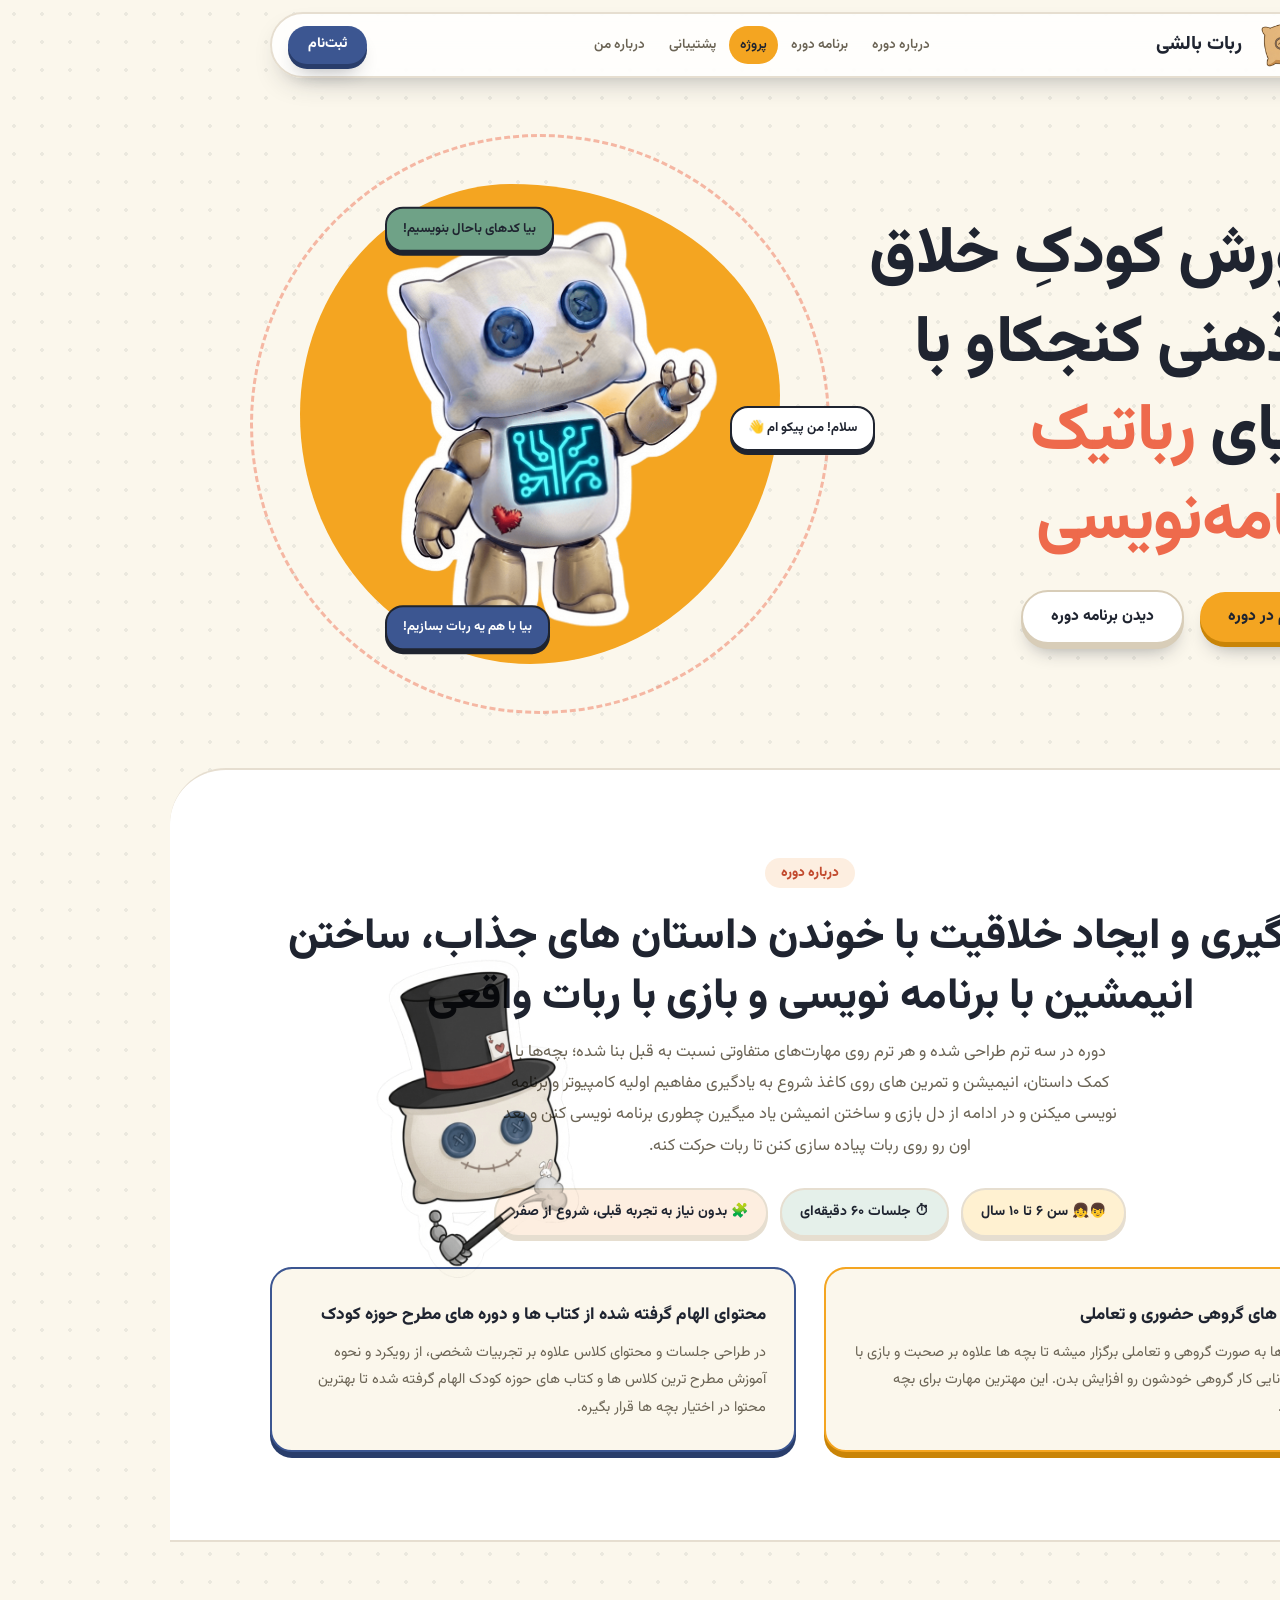
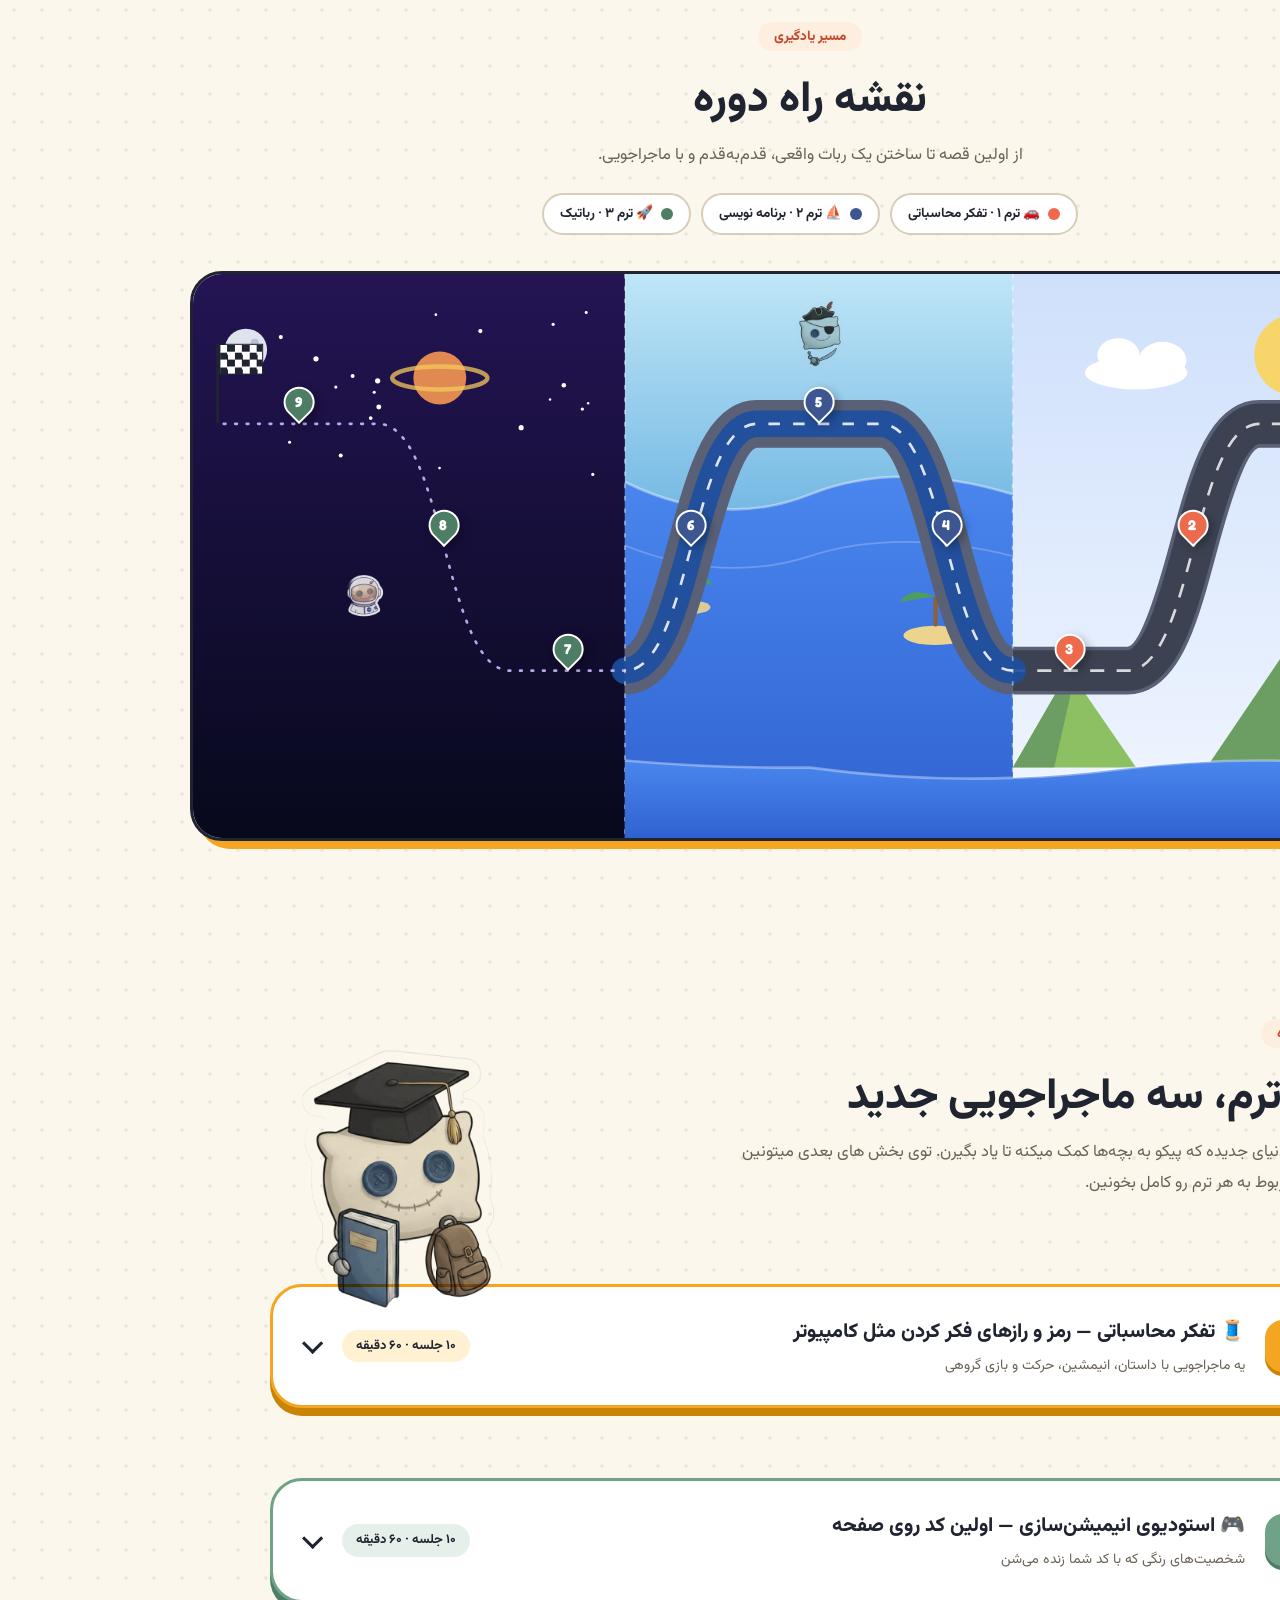
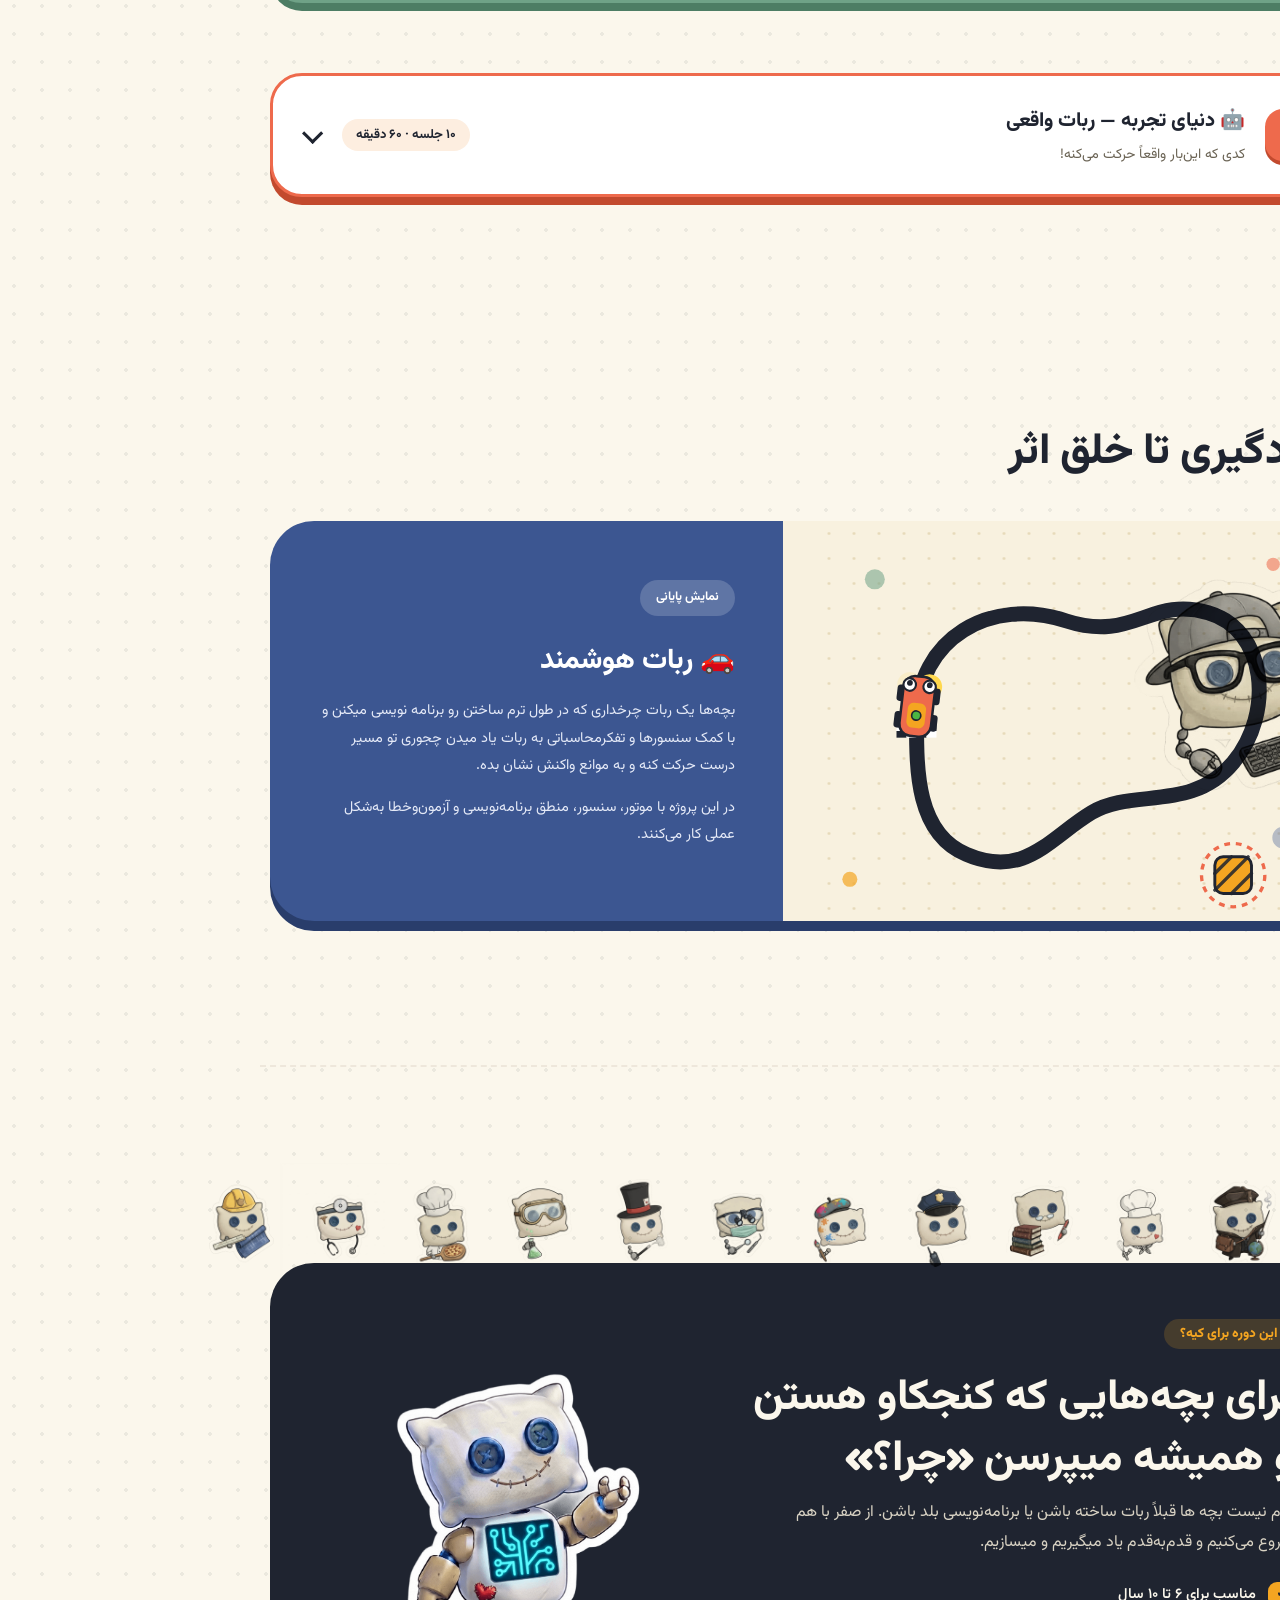
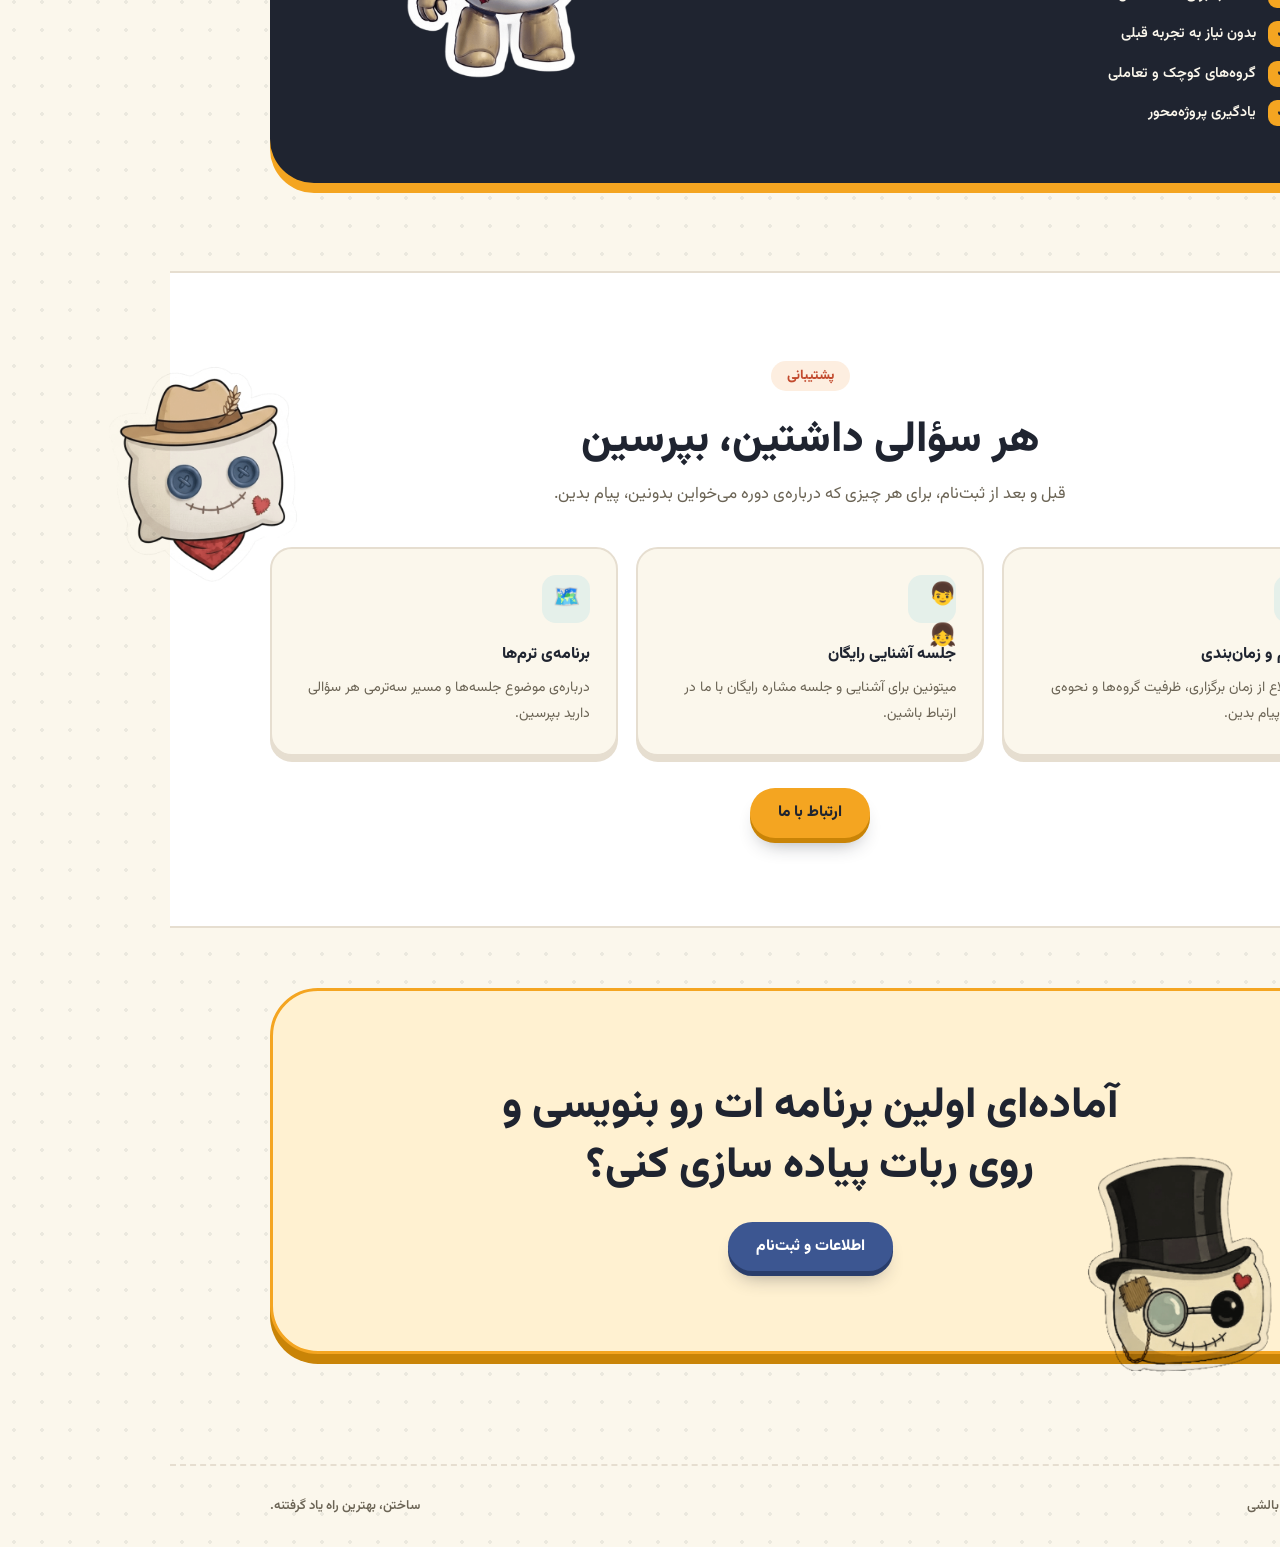
<file: index.html>
<!DOCTYPE html>
<html lang="fa" dir="rtl">
  <!-- Google tag (gtag.js) -->
<script async src="https://www.googletagmanager.com/gtag/js?id=G-LQQ4ME4WLW"></script>
<script>
  window.dataLayer = window.dataLayer || [];
  function gtag(){dataLayer.push(arguments);}
  gtag('js', new Date());

  gtag('config', 'G-LQQ4ME4WLW');
</script>
<head>
<meta charset="UTF-8">
<meta name="viewport" content="width=device-width, initial-scale=1.0">
<title>ربات بالشی | دوره رباتیک و برنامه‌نویسی کودکان</title>

<script>document.documentElement.classList.add('js');</script>
<link rel="preconnect" href="https://fonts.googleapis.com">
<link rel="preconnect" href="https://fonts.gstatic.com" crossorigin>
<link href="https://fonts.googleapis.com/css2?family=Fredoka:wght@500;600;700&family=Vazirmatn:wght@400;500;600;700;800&display=swap" rel="stylesheet">

<link rel="stylesheet" href="style.css">
</head>
<body>

<!-- استیکر شناور ثابت در گوشه صفحه -->
<!-- <div class="floating-sticker">
  <img src="assets/pillowBot_student.png" alt="ربات بالشی">
</div> -->

<header>
  <div class="wrap nav">
    <a href="#" class="brand"><img src="assets/logo.png" alt="لوگو ربات بالشی" style="height: 70px; width: auto; vertical-align: middle;">ربات بالشی</a>
    <div class="nav-quick">
      <a href="#curriculum" data-i18n="nav_curriculum">برنامه دوره</a>
      <a href="instructor.html" data-i18n="nav_instructor">درباره من</a>
    </div>
    <nav class="nav-links" id="navLinks">
      <a href="#about" data-i18n="nav_about">درباره دوره</a>
      <a href="#curriculum" data-i18n="nav_curriculum">برنامه دوره</a>
      <a href="#project" data-i18n="nav_project">نمونه پروژه</a>
      <a href="#support" data-i18n="nav_support">پشتیبانی</a>
      <a href="instructor.html" data-i18n="nav_instructor">درباره من</a>
    </nav>
    <div class="nav-right">
      <!-- <div class="switcher">
        <div class="lang-group" role="group" aria-label="Language">
          <button class="lang-btn" data-lang="fa" onclick="setLang('fa')">فا</button>
          <button class="lang-btn" data-lang="en" onclick="setLang('en')">EN</button>
          <button class="lang-btn" data-lang="it" onclick="setLang('it')">IT</button>
        </div>
        <button class="theme-btn" id="themeBtn" onclick="toggleTheme()" aria-label="Toggle theme">🌙</button>
      </div> -->
      <a href="#register" class="nav-cta" data-i18n="nav_cta">ثبت‌نام</a>
      <button type="button" class="menu-btn" id="menuBtn" aria-expanded="false" aria-controls="navLinks"><i></i><i></i><i></i><span class="sr-only" data-i18n="nav_menu">منو</span></button>
    </div>
  </div>
</header>


<main>
  <!-- HERO -->
  <section class="hero" style="position: relative;">
    <!-- استیکرهای پس‌زمینه در بخش هیرو -->
    <!-- <img src="assets/pillowBot_chef.png" alt="ربات" class="moving-sticker pos-hero-1" data-depth="16" draggable="false"> -->
    <!-- <img src="assets/pillowBot_doctor.png" alt="ربات" class="moving-sticker pos-hero-2" data-depth="24" draggable="false"> -->

    <div class="wrap hero-grid">
      <div>
        <h1 data-i18n="hero_h1">کودکان خلاق و کنکجاو با کدنویسی، رباتیک و هوش مصنوعی</h1>
        <div class="hero-actions">
          <a href="#register" class="btn btn-solid" data-i18n="btn_register">ثبت‌نام در دوره</a>
          <a href="#curriculum" class="btn btn-ghost" data-i18n="btn_curriculum">دیدن برنامه دوره</a>
        </div>
      </div>

      <div class="hero-art">
        <div class="art-blob" data-depth="-10"></div>
          <div class="speech speech-1" data-i18n="speech_1">سلام! من ربات بالشی ام 👋</div>
          <div class="speech speech-2" data-i18n="speech_2">بیا با کمک من یه ربات بسازیم!</div>
          <div class="speech speech-3" data-i18n="speech_3">بیا با هم کدهای باحال بنویسیم!</div>
        <!-- جایگزینی ربات متنی با عکس واقعی -->
        <img src="assets/pillowBot.png" alt="ربات بالشی" class="robot-head-img" data-depth="12" draggable="false">
      </div>
    </div>
  </section>

  <!-- ABOUT / SOURCES -->
  <section class="about" id="about" style="position: relative;">
    <!-- استیکرهای پس‌زمینه در بخش درباره -->
    <!-- <img src="assets/pillowBot_majic.png" alt="ربات" class="moving-sticker pos-about-1" data-depth="14" draggable="false"> -->
     <img src="assets/pillowBot_majic.png" alt="ربات" class="moving-sticker pos-about-1" data-depth="14" draggable="false" style="width: 450px; top: 130px; left: 80px;">
    <!-- <img src="assets/pillowBot_nasa.png" alt="ربات" class="moving-sticker pos-about-2" data-depth="-14" draggable="false"> -->

    <div class="wrap">
      <div class="kicker" data-i18n="about_kicker">درباره دوره</div>
      <h2 data-i18n="about_h2" class="text-center">یادگیری قدم‌به‌قدم، از بازی تا کدنویسی واقعی</h2>
      <p class="lede" data-i18n="about_lede">
        دوره در سه ترم پشت‌سرهم طراحی شده و هر ترم روی مهارت‌های ترم قبل بنا می‌شود؛ بچه‌ها بدون این‌که حس کنند دارند «درس» می‌خوانند، مفاهیم اصلی علوم کامپیوتر را از دل بازی و ساختن یاد می‌گیرند.
      </p>
      <div class="fact-row">
        <div class="fact-chip" data-i18n="fact1">👦 سن ۶ تا ۱۰ سال</div>
        <div class="fact-chip" data-i18n="fact2">⏱ جلسات ۶۰ دقیقه‌ای</div>
        <div class="fact-chip" data-i18n="fact3">🧩 بدون نیاز به تجربه قبلی</div>
      </div>

      <div class="about-grid">
        <div class="about-card reveal">
          <h3 data-i18n="card1_title">گروه کوچک، توجه بیشتر</h3>
          <p data-i18n="card1_p">هر گروه فقط ۵ کودک است تا هر بچه در طول جلسه واقعاً دست‌به‌کار شود، نه فقط تماشا کند.</p>
        </div>
        <div class="about-card reveal">
          <h3 data-i18n="card2_title">منبع و الهام‌بخش دوره</h3>
          <p data-i18n="card2_p">
            ترم اول این دوره بر پایه‌ی کتاب <b>«سلام روبی: ماجراجویی در دنیای کدنویسی»</b>
            نوشته‌ی <b>لیندا لیوکاس</b> طراحی شده؛ رویکردی بدون کامپیوتر برای آموزش
            تفکر محاسباتی از طریق داستان و بازی.
          </p>
          <!-- <div class="source-line">
            <span>📖</span>
            <span data-i18n="source_line">ترم‌های بعدی بر پایه‌ی محیط بصری <b>اسکرچ</b> و ربات آموزشی <b>mBot</b> ادامه پیدا می‌کنند.</span>
          </div> -->
        </div>
      </div>
    </div>
  </section>

<!-- ROADMAP -->
  <section class="roadmap-section" id="roadmap">
    <div class="wrap">
      <div class="kicker" data-i18n="rm_kicker">مسیر یادگیری</div>
      <h2 data-i18n="rm_h2">نقشه راه دوره </h2>
      <p class="lede" data-i18n="rm_lede">از اولین قصه تا ساختن یک ربات واقعی، قدم‌به‌قدم و با ماجراجویی.</p>
      <div class="rm-legend">
        <span class="rm-chip t1" data-i18n="rm_t1">ترم ۱ · تفکر محاسابی</span>
        <span class="rm-chip t2" data-i18n="rm_t2">ترم ۲ · برنامه نویسی</span>
        <span class="rm-chip t3" data-i18n="rm_t3">ترم ۳ · رباتیک</span>
      </div>
    </div>

    <div class="rm-frame">
      <div class="rm-scroll">
        <div class="rm-stage">
          <svg class="rm-svg" viewBox="0 0 1400 640" aria-hidden="true">
            <defs>
              <linearGradient id="zone1Sky" x1="0" y1="0" x2="0" y2="1">
                <stop offset="0" style="stop-color:var(--rm-sky-a)"/><stop offset="1" style="stop-color:var(--rm-sky-b)"/>
              </linearGradient>
              <linearGradient id="zone2Sky" x1="0" y1="0" x2="0" y2="1">
                <stop offset="0" stop-color="#bfe6f7"/><stop offset=".55" stop-color="#5fabde"/><stop offset="1" stop-color="#215f9e"/>
              </linearGradient>
              <linearGradient id="zone3Sky" x1="0" y1="0" x2="0" y2="1">
                <stop offset="0" stop-color="#241454"/><stop offset="1" stop-color="#07091c"/>
              </linearGradient>
              <linearGradient id="rmSea" x1="0" y1="0" x2="0" y2="1">
                <stop offset="0" stop-color="#4a86ee"/><stop offset="1" stop-color="#2f62d0"/>
              </linearGradient>
            </defs>

            <!-- three worlds, side by side: term 1 = road, term 2 = sea, term 3 = space -->
            <rect x="0" y="0" width="470" height="640" fill="url(#zone1Sky)"/>
            <rect x="470" y="0" width="440" height="640" fill="url(#zone2Sky)"/>
            <rect x="910" y="0" width="490" height="640" fill="url(#zone3Sky)"/>

            <!-- ===== world 1 — by road (term 1) ===== -->
            <circle class="rm-sun" cx="150" cy="92" r="46"/>
            <g class="rm-cloud"><ellipse cx="70" cy="70" rx="46" ry="16"/><ellipse cx="52" cy="60" rx="20" ry="16"/></g>
            <g class="rm-cloud"><ellipse cx="330" cy="112" rx="58" ry="19"/><ellipse cx="300" cy="98" rx="27" ry="21"/><ellipse cx="350" cy="92" rx="24" ry="19"/></g>
            <g class="rm-hill">
              <path class="h1" d="M30 560 L122 424 Q140 400 158 424 L250 560Z"/>
              <path class="h2" d="M140 400 Q158 424 158 424 L250 560 L162 560 L140 450Z"/>
              <path class="h1" d="M330 560 L392 470 Q405 452 418 470 L470 560Z"/>
              <path class="h2" d="M405 452 Q418 470 418 470 L470 560 L423 560 L405 480Z"/>
            </g>
            <path class="rm-road-edge" d="M-20 170 H190 C265 170 265 450 340 450 H470"/>
            <path class="rm-road" d="M-20 170 H190 C265 170 265 450 340 450 H470"/>
            <path class="rm-road-dash" id="road1" d="M-20 170 H190 C265 170 265 450 340 450 H470"/>

            <!-- ===== world 2 — by sea (term 2) ===== -->
            <path class="rm-ocean" d="M470 250 Q600 210 700 250 T910 236 V640 H470Z"/>
            <path class="rm-ocean-line" d="M470 250 Q600 210 700 250 T910 236"/>
            <path class="rm-ocean-line soft" d="M470 320 Q600 288 700 320 T910 308"/>
            <g class="rm-island">
              <ellipse cx="558" cy="410" rx="36" ry="11"/>
              <rect x="555" y="366" width="5" height="34" rx="2"/>
              <path d="M558 366 Q532 356 522 376 Q542 370 558 366Z"/>
              <path d="M558 366 Q586 354 598 372 Q574 368 558 366Z"/>
            </g>
            <g class="rm-island small">
              <ellipse cx="838" cy="378" rx="25" ry="8"/>
              <rect x="836" y="346" width="4" height="26" rx="2"/>
              <path d="M838 346 Q818 338 810 353 Q826 349 838 346Z"/>
            </g>
            <path class="rm-road-edge" d="M470 450 C545 450 545 170 620 170 H760 C835 170 835 450 910 450"/>
            <path class="rm-sea-lane" d="M470 450 C545 450 545 170 620 170 H760 C835 170 835 450 910 450"/>
            <path class="rm-sea-dash" id="road2" d="M470 450 C545 450 545 170 620 170 H760 C835 170 835 450 910 450"/>

            <!-- ===== world 3 — in space (term 3) ===== -->
            <g class="rm-stars"><circle cx="1074.0" cy="64.7" r="2.4"/><circle cx="958.3" cy="153.3" r="1.9"/><circle cx="951.7" cy="146.7" r="1.4"/><circle cx="1124.5" cy="46.1" r="1.5"/><circle cx="1120.3" cy="220.2" r="1.5"/><circle cx="1027.7" cy="174.3" r="2.9"/><circle cx="1190.5" cy="121.2" r="3.0"/><circle cx="946.4" cy="227.4" r="1.8"/><circle cx="991.4" cy="57.1" r="1.8"/><circle cx="1300.4" cy="71.6" r="2.3"/><circle cx="1218.9" cy="115.7" r="2.2"/><circle cx="953.9" cy="43.7" r="1.7"/><circle cx="1238.0" cy="128.3" r="1.8"/><circle cx="1194.4" cy="134.2" r="1.8"/><circle cx="1290.4" cy="190.8" r="1.7"/><circle cx="1189.2" cy="150.8" r="2.8"/><circle cx="1260.5" cy="96.2" r="3.0"/><circle cx="979.3" cy="126.2" r="2.6"/><circle cx="994.9" cy="142.5" r="1.4"/><circle cx="1232.4" cy="205.9" r="2.3"/><circle cx="1327.7" cy="102.2" r="2.5"/><circle cx="1198.4" cy="163.4" r="2.1"/></g>
            <circle class="rm-planet" cx="1120" cy="118" r="30"/>
            <ellipse class="rm-planet-ring" cx="1120" cy="118" rx="54" ry="13"/>
            <circle class="rm-moon" cx="1340" cy="86" r="24"/>
            <circle class="rm-moon-crater" cx="1330" cy="78" r="4.5"/>
            <circle class="rm-moon-crater" cx="1349" cy="94" r="3.5"/>
            <path class="rm-trail" id="road3" d="M910 450 H1040 C1115 450 1115 170 1190 170 H1372"/>

            <!-- soft dashed dividers where one world meets the next -->
            <line class="rm-zone-divider" x1="470" y1="0" x2="470" y2="640"/>
            <line class="rm-zone-divider" x1="910" y1="0" x2="910" y2="640"/>

            <!-- shoreline: only under the road and sea worlds -->
            <path d="M0 566 Q175 540 350 562 T700 560 Q810 561 910 552 V640 H0Z" fill="url(#rmSea)"/>
            <path d="M0 566 Q175 540 350 562 T700 560 Q810 561 910 552" fill="none" stroke="#fff" stroke-opacity=".35" stroke-width="3"/>
          </svg>

          <div class="rm-stop t1 flat-high" style="--x:6.79;--y:26.56;--i:1" role="button" tabindex="0" aria-pressed="false">
            <img class="rm-mascot" src="assets/pillowBot_taxi.png" alt="" draggable="false">
            <div class="rm-pin"><span>1</span></div>
            <!-- <div class="rm-label" data-i18n="rm_s1">🗺️ نقشه‌ی قدم‌ها</div> -->
          </div>
          <div class="rm-stop t1 down below" style="--x:18.93;--y:48.44;--i:2" role="button" tabindex="0" aria-pressed="false">
            <!-- <img class="rm-mascot" src="assets/pillowBot_pirate.png" alt="" draggable="false"> -->
            <div class="rm-pin"><span>2</span></div>
            <!-- <div class="rm-label" data-i18n="rm_s2">🔍 شکارچی الگو</div> -->
          </div>
          <div class="rm-stop t1 flat-low" style="--x:28.93;--y:70.31;--i:3" role="button" tabindex="0" aria-pressed="false">
            <!-- <img class="rm-mascot" src="assets/pillowBot_doctor.png" alt="" draggable="false"> -->
            <div class="rm-pin"><span>3</span></div>
            <!-- <div class="rm-label" data-i18n="rm_s3">🐞 شکار باگ</div> -->
          </div>
          <div class="rm-stop t2 up" style="--x:38.93;--y:48.44;--i:4" role="button" tabindex="0" aria-pressed="false">
            <!-- <img class="rm-mascot" src="assets/pillowBot_painter.png" alt="" draggable="false"> -->
            <div class="rm-pin"><span>4</span></div>
            <!-- <div class="rm-label" data-i18n="rm_s4">🎮 سلام اسکرچ</div> -->
          </div>
          <div class="rm-stop t2 flat-high" style="--x:49.29;--y:26.56;--i:5" role="button" tabindex="0" aria-pressed="false">
            <img class="rm-mascot" src="assets/pillowBot_pirate.png" alt="" draggable="false">
            <div class="rm-pin"><span>5</span></div>
            <!-- <div class="rm-label" data-i18n="rm_s5">🚀 بازی فضایی</div> -->
          </div>
          <div class="rm-stop t2 down" style="--x:59.64;--y:48.44;--i:6" role="button" tabindex="0" aria-pressed="false">
            <!-- <img class="rm-mascot" src="assets/pillowBot_majic.png" alt="" draggable="false"> -->
            <div class="rm-pin"><span>6</span></div>
            <!-- <div class="rm-label" data-i18n="rm_s6">🎬 جشنواره انیمیشن</div> -->
          </div>
          <div class="rm-stop t3 flat-low" style="--x:69.64;--y:70.31;--i:7" role="button" tabindex="0" aria-pressed="false">
            <!-- <img class="rm-mascot" src="assets/pillowBot_student.png" alt="" draggable="false"> -->
            <div class="rm-pin"><span>7</span></div>
            <!-- <div class="rm-label" data-i18n="rm_s7">🤖 سلام ربات</div> -->
          </div>
          <div class="rm-stop t3 up below" style="--x:79.64;--y:48.44;--i:8" role="button" tabindex="0" aria-pressed="false">
            <img class="rm-mascot" src="assets/pillowBot_nasa.png" alt="" draggable="false">
            <div class="rm-pin"><span>8</span></div>
            <!-- <div class="rm-label" data-i18n="rm_s8">👀 چشم‌های ربات</div> -->
          </div>
          <div class="rm-stop t3 flat-high" style="--x:91.43;--y:26.56;--i:9" role="button" tabindex="0" aria-pressed="false">
            <!-- <img class="rm-mascot" src="assets/pillowBot_rider.png" alt="" draggable="false"> -->
            <div class="rm-pin"><span>9</span></div>
            <!-- <div class="rm-label" data-i18n="rm_s9">🚗 ماشین هوشمند</div> -->
          </div>

          <div class="rm-finish" style="--x:98.00;--y:26.56">
            <div class="rm-flag"></div>
            <!-- <div class="rm-label" data-i18n="rm_finish">🏁 خط پایان</div> -->
          </div>

          <!-- ربات مسافر: روی جاده به ایستگاه انتخاب‌شده می‌رود -->
          <div class="rm-rider" id="rmRider" style="--x:6.79;--y:26.56" aria-hidden="true"><span></span></div>
        </div>
      </div>
      <p class="rm-hint" data-i18n="rm_hint">↔ برای دیدن کل مسیر بکشید</p>

      <!-- کارت توضیح ایستگاه انتخاب‌شده (با JS پر می‌شود) -->
      <!-- <div class="rm-panel" id="rmPanel" aria-live="polite">
        <img class="rm-panel-img" id="rmPanelImg" alt="" draggable="false">
        <div class="rm-panel-body">
          <span class="rm-chip" id="rmPanelTerm"></span>
          <h3 id="rmPanelTitle"></h3>
          <p id="rmPanelDesc"></p>
        </div>
        <div class="rm-panel-ctrl">
          <span class="rm-count" id="rmCount"></span>
          <button type="button" class="rm-panel-link" id="rmPanelLink" data-i18n="rm_more"></button>
          <div class="rm-btns">
            <button type="button" class="btn btn-ghost rm-btn" id="rmPrev" data-i18n="rm_prev">قبلی</button>
            <button type="button" class="btn btn-ghost rm-btn" id="rmPlay"></button>
            <button type="button" class="btn btn-solid rm-btn" id="rmNext" data-i18n="rm_next">بعدی</button>
          </div>
        </div>
      </div> -->
    </div>
  </section>

  <!-- CURRICULUM -->
  <section class="curriculum" id="curriculum" style="position: relative;">
    <!-- استیکر پس‌زمینه در بخش برنامه دوره -->
    <!-- <img src="assets/pillowBot_student.png" alt="ربات" class="moving-sticker pos-curr-1" data-depth="18" draggable="false"> -->
    <img src="assets/pillowBot_student.png" alt="ربات" class="moving-sticker pos-curr-1" data-depth="18" draggable="false" style="width: 400px; top: 50px; right: 850px;">

    <div class="wrap">
      <div class="kicker" data-i18n="curriculum_kicker">برنامه دوره</div>
      <h2 data-i18n="curriculum_h2">سه ترم، سه دنیای ماجراجویی</h2>
      <p class="lede" data-i18n="curriculum_lede">هر ترم یه دنیای جدیده که روبی می‌بره بچه‌ها توش. روی هر مرحله بزنید تا ماموریت‌هاش رو ببینید.</p>

      <div class="levels" id="curriculum-levels">
        <div class="level" id="level1">
        <!-- ربات این دوره: فقط src را عوض کن (فعلاً عکس تکراری است) -->
        <!-- <div class="level-mascot"><img src="assets/pillowBot_taxi.png" alt="" draggable="false"></div> -->
          <div class="level-head" onclick="this.parentElement.classList.toggle('active')">
            <div class="level-num">۱</div>
            <div>
              <div class="level-title" data-i18n="level1_title">🧵 ماجراجویی به کمک روبی — بدون کامپیوتر</div>
              <div class="level-sub" data-i18n="level1_sub">یه ماجراجویی با داستان، حرکت و بازی گروهی</div>
            </div>
            <div class="level-meta" data-i18n="level1_meta">۱۲ جلسه · ۶۰ دقیقه</div>
          </div>
          <div class="level-body">
            <p class="level-desc" data-i18n="level1_desc">
              بدون این‌که حتی یه کامپیوتر لمس کنن، بچه‌ها با قصه، بازی و حرکت توی کلاس،
              مثل یه کاراگاه رمزها رو کشف می‌کنن و برای دنیای بعدی آماده می‌شن.
            </p>
            <div class="unit-grid">
              <div class="unit"><b data-i18n="l1u1b"></b><span data-i18n="l1u1s"></span></div>
              <div class="unit"><b data-i18n="l1u2b"></b><span data-i18n="l1u2s"></span></div>
              <div class="unit"><b data-i18n="l1u3b"></b><span data-i18n="l1u3s"></span></div>
              <div class="unit"><b data-i18n="l1u4b"></b><span data-i18n="l1u4s"></span></div>
              <div class="unit"><b data-i18n="l1u5b"></b><span data-i18n="l1u5s"></span></div>
              <div class="unit"><b data-i18n="l1u6b"></b><span data-i18n="l1u6s"></span></div>
              <div class="unit"><b data-i18n="l1u7b"></b><span data-i18n="l1u7s"></span></div>
              <div class="unit"><b data-i18n="l1u8b"></b><span data-i18n="l1u8s"></span></div>
              <div class="unit"><b data-i18n="l1u9b"></b><span data-i18n="l1u9s"></span></div>
              <div class="unit"><b data-i18n="l1u10b"></b><span data-i18n="l1u10s"></span></div>
            </div>
          </div>
        </div>

        <div class="level" id="level2">
        <!-- ربات این دوره: فقط src را عوض کن (فعلاً عکس تکراری است) -->
        <!-- <div class="level-mascot"><img src="assets/pillowBot_pirate.png" alt="" draggable="false"></div> -->
          <div class="level-head" onclick="this.parentElement.classList.toggle('active')">
            <div class="level-num">۲</div>
            <div>
              <div class="level-title" data-i18n="level2_title">🎮 دنیای اسکرچ — اولین کد روی صفحه</div>
              <div class="level-sub" data-i18n="level2_sub">شخصیت‌های رنگی که با کد شما زنده می‌شن</div>
            </div>
            <div class="level-meta" data-i18n="level2_meta">به‌زودی</div>
          </div>
          <div class="level-body">
            <p class="level-desc" data-i18n="level2_desc">
              همون چیزایی که بدون کامپیوتر یاد گرفتن، این‌بار با کشیدن و چیدن قطعه‌های
              رنگی، به حرکت، صدا و بازی روی صفحه تبدیل می‌شه.
            </p>
            <div class="unit-grid">
              <div class="unit"><b data-i18n="l2u1b"></b><span data-i18n="l2u1s"></span></div>
              <div class="unit"><b data-i18n="l2u2b"></b><span data-i18n="l2u2s"></span></div>
              <div class="unit"><b data-i18n="l2u3b"></b><span data-i18n="l2u3s"></span></div>
              <div class="unit"><b data-i18n="l2u4b"></b><span data-i18n="l2u4s"></span></div>
              <div class="unit"><b data-i18n="l2u5b"></b><span data-i18n="l2u5s"></span></div>
              <div class="unit"><b data-i18n="l2u6b"></b><span data-i18n="l2u6s"></span></div>
              <div class="unit"><b data-i18n="l2u7b"></b><span data-i18n="l2u7s"></span></div>
              <div class="unit"><b data-i18n="l2u8b"></b><span data-i18n="l2u8s"></span></div>
              <div class="unit"><b data-i18n="l2u9b"></b><span data-i18n="l2u9s"></span></div>
              <div class="unit"><b data-i18n="l2u10b"></b><span data-i18n="l2u10s"></span></div>
            </div>
          </div>
        </div>

        <div class="level" id="level3">
        <!-- ربات این دوره: فقط src را عوض کن (فعلاً عکس تکراری است) -->
        <div class="level-mascot"></div>
          <div class="level-head" onclick="this.parentElement.classList.toggle('active')">
            <div class="level-num">۳</div>
            <div>
              <div class="level-title" data-i18n="level3_title">🤖 دنیای تجربه — ربات واقعی</div>
              <div class="level-sub" data-i18n="level3_sub">کدی که این‌بار واقعاً حرکت می‌کنه!</div>
            </div>
            <div class="level-meta" data-i18n="level3_meta">به‌زودی</div>
          </div>
          <div class="level-body">
            <p class="level-desc" data-i18n="level3_desc">
              کدی که تا این‌جا روی صفحه نوشتن، حالا یه ربات واقعی رو حرکت می‌ده؛ با
              سنسور و موتور، رفتار ربات خودشون رو طراحی می‌کنن.
            </p>
            <div class="unit-grid">
              <div class="unit"><b data-i18n="l3u1b"></b><span data-i18n="l3u1s"></span></div>
              <div class="unit"><b data-i18n="l3u2b"></b><span data-i18n="l3u2s"></span></div>
              <div class="unit"><b data-i18n="l3u3b"></b><span data-i18n="l3u3s"></span></div>
              <div class="unit"><b data-i18n="l3u4b"></b><span data-i18n="l3u4s"></span></div>
              <div class="unit"><b data-i18n="l3u5b"></b><span data-i18n="l3u5s"></span></div>
              <div class="unit"><b data-i18n="l3u6b"></b><span data-i18n="l3u6s"></span></div>
              <div class="unit"><b data-i18n="l3u7b"></b><span data-i18n="l3u7s"></span></div>
              <div class="unit"><b data-i18n="l3u8b"></b><span data-i18n="l3u8s"></span></div>
              <div class="unit"><b data-i18n="l3u9b"></b><span data-i18n="l3u9s"></span></div>
              <div class="unit"><b data-i18n="l3u10b"></b><span data-i18n="l3u10s"></span></div>
              <!-- <div class="unit"><b data-i18n="l3u11b"></b><span data-i18n="l3u11s"></span></div>
              <div class="unit"><b data-i18n="l3u12b"></b><span data-i18n="l3u12s"></span></div> -->
            </div>
          </div>
        </div>
      </div>
    </div>
  </section>

  <!-- PROJECT -->
  <section class="project" id="project">
    <img src="assets/pillowBot_programmer.png" alt="" class="moving-sticker pos-proj-1" data-depth="16" draggable="false" style="width: 400px; top: 200px; right: 10px;">
    <div class="wrap">
      <div class="kicker" data-i18n="project_kicker">یک نمونه فعالیت</div>
      <h2 data-i18n="project_h2">فقط یاد نمی‌گیرند؛ می‌سازند</h2>

      <div class="project-box reveal">
        <div class="project-image">
          <!-- ربات خط‌دنبال‌کن: ربات مسیر مشکی را دنبال می‌کند؛ مانع را بکش و روی مسیر بگذار تا ربات بایستد. روی ربات بزن تا بایستد/برود. -->
          <svg id="lfScene" class="lf-scene" viewBox="0 0 600 480" aria-hidden="true">
            <defs>
              <pattern id="lfDots" width="30" height="30" patternUnits="userSpaceOnUse"><circle cx="15" cy="15" r="1.8" fill="#e6d9b8"/></pattern>
            </defs>
            <rect width="600" height="480" fill="#f8f1df"/>
            <rect width="600" height="480" fill="url(#lfDots)"/>
            <circle cx="70" cy="70" r="12" fill="#6fa287" opacity=".55"/>
            <circle cx="548" cy="52" r="8" fill="#ee6a4c" opacity=".55"/>
            <circle cx="40" cy="430" r="9" fill="#f4a521" opacity=".7"/>
            <circle cx="560" cy="380" r="13" fill="#3c5691" opacity=".35"/>
            <!-- مسیر (نوار مشکی) -->
            <path id="lfPath" d="M120 240 C120 140 210 90 300 120 C380 146 400 90 470 110 C540 130 550 230 500 290 C450 350 380 320 330 350 C280 380 250 430 180 400 C120 375 120 300 120 240 Z"
                  fill="none" stroke="#1f2430" stroke-width="18" stroke-linecap="round" stroke-linejoin="round"/>
            <!-- خط شروع -->
            <g transform="translate(96 244)" fill="#1f2430">
              <rect x="0" y="0" width="12" height="8" fill="#fff"/><rect x="12" y="0" width="12" height="8"/><rect x="24" y="0" width="12" height="8" fill="#fff"/><rect x="36" y="0" width="12" height="8"/>
              <rect x="0" y="8" width="12" height="8"/><rect x="12" y="8" width="12" height="8" fill="#fff"/><rect x="24" y="8" width="12" height="8"/><rect x="36" y="8" width="12" height="8" fill="#fff"/>
            </g>
            <!-- ربات -->
            <g id="lfBot" class="lf-bot" tabindex="0">
              <circle class="lf-gl" cx="27" cy="-12" r="15" fill="#ffd84d" opacity="0"/>
              <circle class="lf-gr" cx="27" cy="12" r="15" fill="#ffd84d" opacity="0"/>
              <g class="lf-waves" fill="none" stroke="#ee6a4c" stroke-width="4" stroke-linecap="round">
                <path d="M50 -10 A14 14 0 0 1 50 10"/><path d="M60 -18 A26 26 0 0 1 60 18"/><path d="M70 -26 A38 38 0 0 1 70 26"/>
              </g>
              <g fill="#1f2430">
                <rect x="-26" y="-26" width="20" height="9" rx="4"/><rect x="-26" y="17" width="20" height="9" rx="4"/>
                <rect x="6" y="-26" width="20" height="9" rx="4"/><rect x="6" y="17" width="20" height="9" rx="4"/>
              </g>
              <rect x="-34" y="-19" width="72" height="38" rx="14" fill="#ee6a4c" stroke="#1f2430" stroke-width="3"/>
              <rect x="-24" y="-11" width="30" height="22" rx="7" fill="#f4a521"/>
              <circle class="lf-led" cx="-9" cy="0" r="5.5" fill="#4bb543" stroke="#1f2430" stroke-width="2"/>
              <circle cx="27" cy="-12" r="7.5" fill="#fff" stroke="#1f2430" stroke-width="2.5"/><circle cx="29" cy="-12" r="3.5" fill="#1f2430"/>
              <circle cx="27" cy="12" r="7.5" fill="#fff" stroke="#1f2430" stroke-width="2.5"/><circle cx="29" cy="12" r="3.5" fill="#1f2430"/>
            </g>
            <!-- مانع (قابل کشیدن) -->
            <g id="lfObstacle" class="lf-obstacle" tabindex="0" transform="translate(500 425)">
              <circle class="lf-hint" r="38" fill="none" stroke="#ee6a4c" stroke-width="4" stroke-dasharray="7 7"/>
              <rect x="-22" y="-22" width="44" height="44" rx="10" fill="#f4a521" stroke="#1f2430" stroke-width="3.5"/>
              <path d="M-22 -2 L-2 -22 M-22 18 L18 -22 M-2 22 L22 -2" stroke="#1f2430" stroke-width="4" stroke-linecap="round" opacity=".85"/>
            </g>
          </svg>
        </div>
        <div class="project-content">
          <span class="tag" data-i18n="project_tag">فعالیت ترم سوم</span>
          <h3 data-i18n="project_title">🚗 ماشین هوشمند</h3>
          <p data-i18n="project_p1">
            بچه‌ها یک ربات چرخ‌دار می‌سازند و با کمک سنسور و برنامه‌نویسی به آن یاد
            می‌دهند مسیر را تشخیص دهد، حرکت کند و به موانع واکنش نشان دهد.
          </p>
          <p data-i18n="project_p2">در این پروژه با موتور، سنسور، منطق برنامه‌نویسی و آزمون‌وخطا به‌شکل عملی کار می‌کنند.</p>
        </div>
      </div>
    </div>
  </section>

  <!-- CLASS CORNER: photo / video slots — غیرفعال تا عکس/ویدیوی واقعی از کلاس آماده بشه؛ برای فعال کردن دوباره کل کامنت زیر را بردار
  <section class="gallery-section" id="gallery">
    <div class="wrap">
      <div class="kicker" data-i18n="gal_kicker">گوشه‌ی کلاس</div>
      <h2 data-i18n="gal_h2">ببینید بچه‌ها چطور می‌سازن</h2>
      <p class="lede" data-i18n="gal_lede">عکس و ویدیوهایی از کلاس و کار بچه‌ها.</p>
      برای پر کردن هر قاب، کل div.slot-ph را با عکس یا ویدیو عوض کن (فقط با رضایت والدین از بچه‌ها عکس/فیلم بگذار)
      <div class="gallery">
        <figure class="slot slot-main reveal">
          <div class="slot-ph"><span>🎥</span><b data-i18n="gal_video">ویدیوی کلاس</b><small data-i18n="gal_soon">به‌زودی</small></div>
        </figure>
        <figure class="slot reveal">
          <div class="slot-ph"><span>📷</span><b data-i18n="gal_photo1">عکس کلاس</b><small data-i18n="gal_soon">به‌زودی</small></div>
        </figure>
        <figure class="slot reveal">
          <div class="slot-ph"><span>🤖</span><b data-i18n="gal_photo2">پروژه‌ی بچه‌ها</b><small data-i18n="gal_soon">به‌زودی</small></div>
        </figure>
      </div>
    </div>
  </section>
  -->
  <div class="section-divider"></div>

  <!-- AUDIENCE -->
  <section class="audience">
    <div class="wrap">
      <div class="audience-box reveal">
        <img src="assets/pillowBot_nurse.png" alt="" class="moving-sticker pos-aud-1" draggable="false"style="position: absolute; top: -100px; right: -50px; width: 120px; z-index: 10;" >
        <img src="assets/pillowBot_traveler.png" alt="" class="moving-sticker" draggable="false" style="position: absolute; top: -100px; right: 50px; width: 120px; z-index: 10;">
        <img src="assets/pillowBot_chef.png" alt="" class="moving-sticker" draggable="false" style="position: absolute; top: -100px; right: 150px; width: 120px; z-index: 10;">
        <img src="assets/pillowBot_teacher.png" alt="" class="moving-sticker pos-aud-1" draggable="false" style="position: absolute; top: -100px; right: 250px; width: 120px; z-index: 10;">
        <img src="assets/pillowBot_police.png" alt="" class="moving-sticker pos-aud-1" draggable="false" style="position: absolute; top: -100px; right: 350px; width: 120px; z-index: 10;">
        <img src="assets/pillowBot_painter.png" alt="" class="moving-sticker pos-aud-1" draggable="false" style="position: absolute; top: -100px; right: 450px; width: 120px; z-index: 10;">
        <img src="assets/pillowBot_dentist.png" alt="" class="moving-sticker pos-aud-1" draggable="false"style="position: absolute; top: -100px; right: 550px; width: 120px; z-index: 10;" >
        <img src="assets/pillowBot_majic.png" alt="" class="moving-sticker pos-aud-1" draggable="false"style="position: absolute; top: -100px; right: 650px; width: 120px; z-index: 10;" >
        <img src="assets/pillowBot_cimist.png" alt="" class="moving-sticker pos-aud-1" draggable="false"style="position: absolute; top: -100px; right: 750px; width: 120px; z-index: 10;" >
        <img src="assets/pillowBot_chef_pizza.png" alt="" class="moving-sticker pos-aud-1" draggable="false"style="position: absolute; top: -100px; right: 850px; width: 120px; z-index: 10;" >
        <img src="assets/pillowBot_doctor.jpg" alt="" class="moving-sticker pos-aud-1" draggable="false"style="position: absolute; top: -100px; right: 950px; width: 120px; z-index: 10;" >
        <img src="assets/pillowBot_enginner.png" alt="" class="moving-sticker pos-aud-1" draggable="false"style="position: absolute; top: -100px; right: 1050px; width: 120px; z-index: 10;" >
        <div>
          <div class="kicker" data-i18n="audience_kicker">این دوره برای کیه؟</div>
          <h2 data-i18n="audience_h2">برای بچه‌هایی که دوست دارن بفهمن «چطور کار می‌کنه؟»</h2>
          <p data-i18n="audience_p">لازم نیست قبلاً ربات ساخته باشند یا برنامه‌نویسی بلد باشند. از صفر شروع می‌کنیم و قدم‌به‌قدم جلو می‌رویم.</p>
          <div class="facts">
            <div class="fact"><span class="check">✓</span><span data-i18n="aud_fact1">مناسب برای ۶ تا ۱۰ سال</span></div>
            <div class="fact"><span class="check">✓</span><span data-i18n="aud_fact2">بدون نیاز به تجربه قبلی</span></div>
            <div class="fact"><span class="check">✓</span><span data-i18n="aud_fact3">گروه‌های کوچک، حداکثر ۵ نفر</span></div>
            <div class="fact"><span class="check">✓</span><span data-i18n="aud_fact4">یادگیری پروژه‌محور</span></div>
          </div>
        </div>
        <!-- <img src="assets/pillowBot_traveler.png" alt="" class="moving-sticker pos-aud-1" draggable="false"> -->
        <!-- <div class="age-box">
          <div class="age-label" data-i18n="age_label">سن مناسب</div>
          <div class="age-number" data-i18n="age_number">۶–۱۰</div>
          <div class="age-line" data-i18n="age_line1">سطح: مقدماتی</div>
          <div class="age-line" data-i18n="age_line2">پیش‌نیاز: ندارد</div>
        </div> -->
        <img src="assets/pillowBot.png" alt="ربات بالشی" class="robot-head-img" data-depth="12" draggable="false">
      </div>
    </div>
  </section>

  <!-- SUPPORT -->
  <section class="support" id="support" style="position: relative;">
    <img src="assets/pillowBot_gangester.png" alt="" class="moving-sticker pos-sup-1" data-depth="14" draggable="false" style="width: 400px; top: -20px; right: 1050px;">
    <div class="wrap">
      <div class="kicker" data-i18n="sup_kicker">پشتیبانی</div>
      <h2 data-i18n="sup_h2">هر سؤالی داشتید، بپرسید</h2>
      <p class="lede" data-i18n="sup_lede">قبل و بعد از ثبت‌نام، برای هر چیزی که درباره‌ی دوره می‌خواید بدونید، پیام بدید.</p>
      <div class="support-grid">
        <div class="support-card reveal">
          <div class="support-ico">📅</div>
          <h3 data-i18n="sup1_t">ثبت‌نام و زمان‌بندی</h3>
          <p data-i18n="sup1_p">برای اطلاع از زمان برگزاری، ظرفیت گروه‌ها و نحوه‌ی ثبت‌نام پیام بدید.</p>
        </div>
        <div class="support-card reveal">
          <div class="support-ico">👦👧</div>
          <h3 data-i18n="sup2_t">جلسه آشنایی رایگان</h3>
          <p data-i18n="sup2_p">میتونین برای آشنایی و جلسه مشاره رایگان با ما در ارتباط باشین</p>
        </div>
        <div class="support-card reveal">
          <div class="support-ico">🗺️</div>
          <h3 data-i18n="sup3_t">برنامه‌ی ترم‌ها</h3>
          <p data-i18n="sup3_p">درباره‌ی موضوع جلسه‌ها و مسیر سه‌ترمی هر سؤالی دارید بپرسید.</p>
        </div>
      </div>
      <div class="support-cta">
        <a href="https://t.me/Pill0wman" class="btn btn-solid" target="_blank" rel="noopener" data-i18n="sup_btn">ارتباط با من</a>
      </div>
    </div>
  </section>

  <!-- CTA -->
  <section class="cta" id="register">
    <div class="wrap reveal">
      <img src="assets/pillowBot_detective.png" alt="" class="moving-sticker pos-cta-1" draggable="false" style="width: 430px; top: 60px; right: -50px;">
      <!-- <img src="assets/pillowBot_painter.png" alt="" class="moving-sticker pos-cta-2" draggable="false"> -->
      <h2 data-i18n="cta_h2">آماده‌ای اولین رباتت رو بسازی؟</h2>
      <!-- <p data-i18n="cta_p">برای اطلاع از زمان برگزاری، ظرفیت و نحوه ثبت‌نام با ما در تماس باش.</p> -->
      <p></p>
      <p></p>
      <a href="https://t.me/Pill0wman" class="btn btn-solid" onclick="window.location.href='https://t.me/Pill0wman'; return false;">اطلاعات و ثبت‌نام</a>
    </div>
  </section>
</main>

<footer>
  <div class="wrap footer-inner">
    <span data-i18n="footer_copy">© ۲۰۲۶ ربات بالشی</span>
    <span data-i18n="footer_tag">ساختن، بهترین راه یاد گرفتنه.</span>
  </div>
</footer>

<script src="script.js"></script>
</body>
</html>
</file>
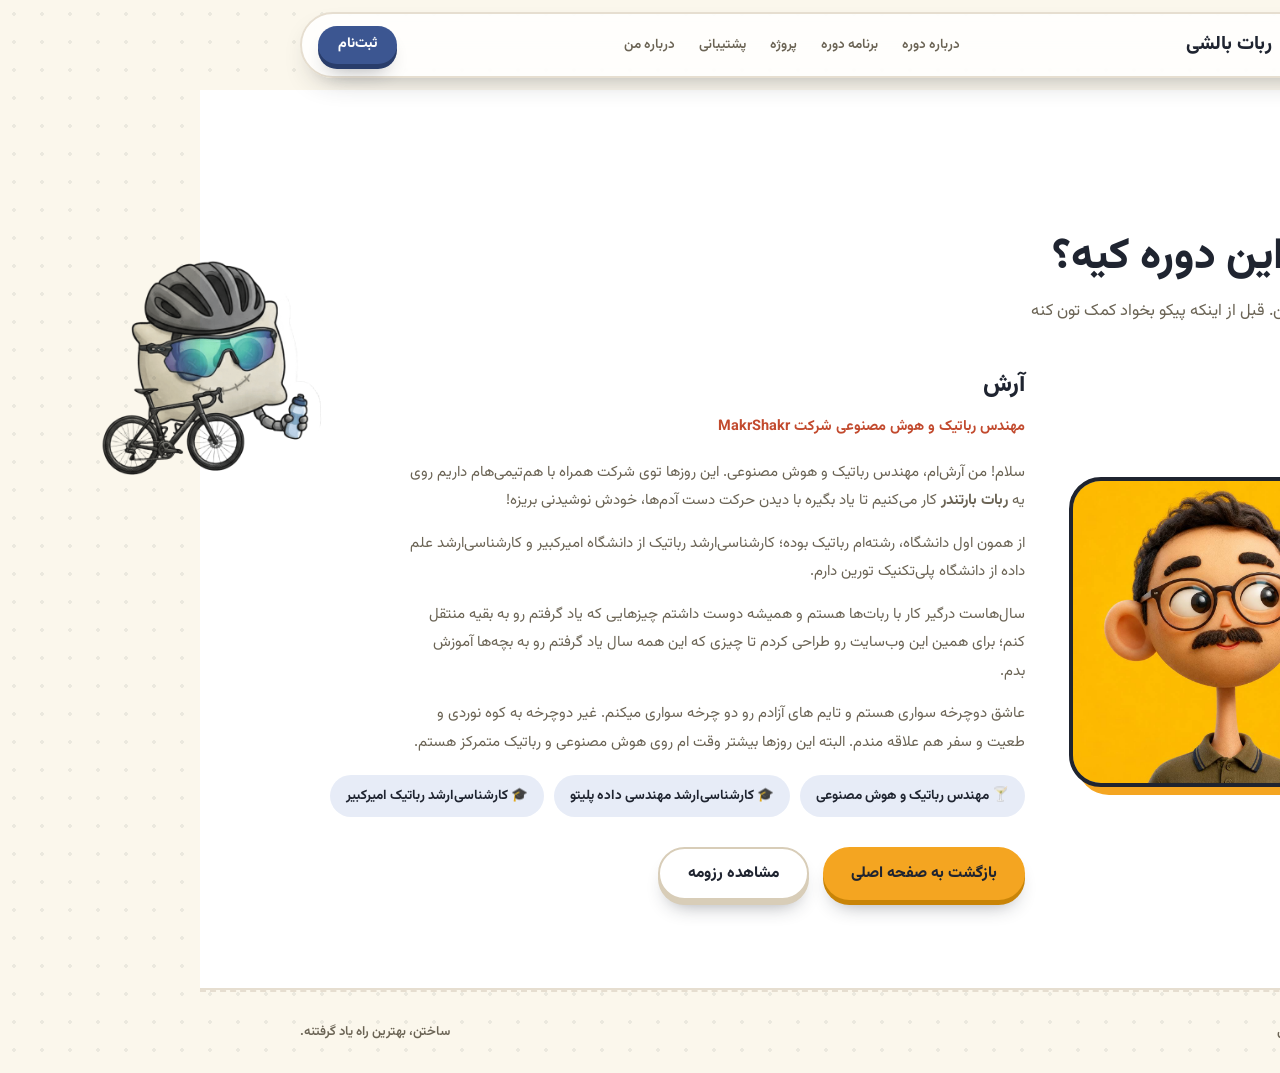
<file: instructor.html>
<!DOCTYPE html>
<!-- Google tag (gtag.js) -->
<script async src="https://www.googletagmanager.com/gtag/js?id=G-LQQ4ME4WLW"></script>
<script>
  window.dataLayer = window.dataLayer || [];
  function gtag(){dataLayer.push(arguments);}
  gtag('js', new Date());

  gtag('config', 'G-LQQ4ME4WLW');
</script>
<html lang="fa" dir="rtl">
<head>
<meta charset="UTF-8">
<meta name="viewport" content="width=device-width, initial-scale=1.0">
<title>درباره من | ربات بالشی</title>
<link rel="preconnect" href="https://fonts.googleapis.com">
<link rel="preconnect" href="https://fonts.gstatic.com" crossorigin>
<link href="https://fonts.googleapis.com/css2?family=Fredoka:wght@500;600;700&family=Vazirmatn:wght@400;500;600;700;800&display=swap" rel="stylesheet">
<link rel="stylesheet" href="style.css">
</head>
<body>

<!-- <header>
  <div class="wrap nav">
    <a href="index.html" class="brand"><span class="brand-mark"></span>ربات بالشی</a>
    <div class="nav-quick">
      <a href="index.html#curriculum" data-i18n="nav_curriculum">برنامه دوره</a>
      <a href="instructor.html" data-i18n="nav_instructor" style="color: var(--ink); font-weight: 700;">درباره من</a>
    </div>
    <nav class="nav-links" id="navLinks">
      <a href="index.html#about" data-i18n="nav_about">درباره دوره</a>
      <a href="index.html#curriculum" data-i18n="nav_curriculum">برنامه دوره</a>
      <a href="index.html#project" data-i18n="nav_project">نمونه پروژه</a>
      <a href="index.html#support" data-i18n="nav_support">پشتیبانی</a>
      <a href="instructor.html" data-i18n="nav_instructor" style="color: var(--ink); font-weight: 700;">درباره من</a>
    </nav>
    <div class="nav-right"> -->
      <!-- <div class="switcher">
        <div class="lang-group" role="group" aria-label="Language">
          <button class="lang-btn" data-lang="fa" onclick="setLang('fa')">فا</button>
          <button class="lang-btn" data-lang="en" onclick="setLang('en')">EN</button>
          <button class="lang-btn" data-lang="it" onclick="setLang('it')">IT</button>
        </div>
        <button class="theme-btn" id="themeBtn" onclick="toggleTheme()" aria-label="Toggle theme">🌙</button>
      </div> -->
      <!-- <a href="index.html#register" class="nav-cta" data-i18n="nav_cta">ثبت‌نام</a>
      <button type="button" class="menu-btn" id="menuBtn" aria-expanded="false" aria-controls="navLinks"><i></i><i></i><i></i><span class="sr-only" data-i18n="nav_menu">منو</span></button>
    </div>
  </div>
</header> -->

<header>
  <div class="wrap nav">
    <a href="#" class="brand"><img src="assets/logo.png" alt="لوگو ربات بالشی" style="height: 70px; width: auto; vertical-align: middle;">ربات بالشی</a>
    <div class="nav-quick">
      <a href="#curriculum" data-i18n="nav_curriculum">برنامه دوره</a>
      <a href="instructor.html" data-i18n="nav_instructor">درباره من</a>
    </div>
    <nav class="nav-links" id="navLinks">
      <a href="#about" data-i18n="nav_about">درباره دوره</a>
      <a href="#curriculum" data-i18n="nav_curriculum">برنامه دوره</a>
      <a href="#project" data-i18n="nav_project">نمونه پروژه</a>
      <a href="#support" data-i18n="nav_support">پشتیبانی</a>
      <a href="instructor.html" data-i18n="nav_instructor">درباره من</a>
    </nav>
    <div class="nav-right">
      <!-- <div class="switcher">
        <div class="lang-group" role="group" aria-label="Language">
          <button class="lang-btn" data-lang="fa" onclick="setLang('fa')">فا</button>
          <button class="lang-btn" data-lang="en" onclick="setLang('en')">EN</button>
          <button class="lang-btn" data-lang="it" onclick="setLang('it')">IT</button>
        </div>
        <button class="theme-btn" id="themeBtn" onclick="toggleTheme()" aria-label="Toggle theme">🌙</button>
      </div> -->
      <a href="#register" class="nav-cta" data-i18n="nav_cta">ثبت‌نام</a>
      <button type="button" class="menu-btn" id="menuBtn" aria-expanded="false" aria-controls="navLinks"><i></i><i></i><i></i><span class="sr-only" data-i18n="nav_menu">منو</span></button>
    </div>
  </div>
</header>

<main>
  <section class="instructor" style="border-top: none;">
    <img src="assets/pillowBot_rider.png" alt="" class="moving-sticker pos-inst-1" draggable="false" style="width: 430px; top: 60px; right: 1050px;">
    <div class="wrap">
      <div class="kicker" data-i18n="instructor_kicker">درباره من</div>
      <h2 data-i18n="instructor_h2">مربی این دوره کیه؟</h2>
      <p class="lede" data-i18n="instructor_lede">قبل از این‌که ربات با بچه‌ها آشنا بشه، بد نیست بدونید کی این دوره رو طراحی کرده.</p>

      <div class="instructor-grid">
        <div class="avatar">
          <img src="assets/arash.jpg" alt="عکس امید" onerror="this.remove(); this.parentElement.textContent='👨‍💻';">
        </div>
        <div class="instructor-bio">
          <div class="instructor-name" data-i18n="instructor_name">امید</div>
          <div class="instructor-role" data-i18n="instructor_role">مهندس نرم‌افزار رباتیک و هوش مصنوعی، MakrShakr</div>
          <p data-i18n="instructor_p1">
          </p>
          <p data-i18n="instructor_p2">
          </p>
          <p data-i18n="instructor_p3">
          </p>
          <p data-i18n="instructor_p4">
          </p>
          <div class="cred-row">
            <span class="cred-chip" data-i18n="chip1">🍸 مهندس رباتیک و هوش مصنوعی</span>
            <span class="cred-chip" data-i18n="chip2">🎓 کارشناسی‌ارشد مهندسی داده پلیتو</span>
            <span class="cred-chip" data-i18n="chip3"> 🎓 کارشناسی‌ارشد رباتیک امیرکبیر</span>
          </div>
          <div style="margin-top: 30px; display:flex; gap:14px; flex-wrap:wrap;">
            <a href="index.html" class="btn btn-solid" data-i18n="instructor_back">بازگشت به صفحه اصلی</a>
            <a href="assets/Arash.Daneshvar_CV.pdf" target="_blank" rel="noopener" class="btn btn-ghost" data-i18n="instructor_resume">مشاهده رزومه</a>
          </div>
        </div>
      </div>
    </div>
  </section>
</main>

<footer>
  <div class="wrap footer-inner">
    <span data-i18n="footer_copy">© ۲۰۲۶ سلام روبی</span>
    <span data-i18n="footer_tag">ساختن، بهترین راه یاد گرفتنه.</span>
  </div>
</footer>

<script src="script.js"></script>
</body>
</html>
</file>
<file: style.css>
/* =====================================================================
   ربات بالشی — style.css
   1. Variables   2. Base   3. Header   4. Buttons   5. Hero
   6. Mascots & effects   7. Sections   8. About   9. Curriculum
   10. Audience   11. Project (line follower)   12. Instructor
   13. CTA   14. Footer   15. Reveal & motion   16. Responsive
   ===================================================================== */

/* ---------- 1. VARIABLES ---------- */
:root{
  --ink:#1f2430;
  --paper:#fbf7ec;
  --panel:#ffffff;
  --line:#e6ded0;
  --line-strong:#d8cdb8;
  --muted:#6b6455;
  --marigold:#f4a521;
  --marigold-deep:#c98407;
  --marigold-soft:#fff1d1;
  --coral:#ee6a4c;
  --coral-deep:#c24a2e;
  --coral-soft:#fdeee0;
  --indigo:#3c5691;
  --indigo-deep:#293d6b;
  --indigo-soft:#e7ecf7;
  --sage:#6fa287;
  --sage-deep:#4d7d64;
  --sage-soft:#e5f0ea;
  --dot:rgba(31,36,48,.07);
  --radius-lg:32px;
  --radius-md:22px;
  --font-display:"Fredoka","Vazirmatn",sans-serif;
  --ease:cubic-bezier(.2,.8,.2,1);
}
@media (prefers-color-scheme: dark){
  :root:not([data-theme="light"]){
    --ink:#f1ede1;
    --paper:#17181c;
    --panel:#202127;
    --line:#33343b;
    --line-strong:#454651;
    --muted:#b0aa9d;
    --indigo-soft:#232a3c;
    --sage-soft:#1c2b24;
    --marigold-soft:#3a2f18;
    --coral-soft:#3a2a1c;
    --dot:rgba(241,237,225,.06);
  }
}
:root[data-theme="dark"]{
  --ink:#f1ede1;
  --paper:#17181c;
  --panel:#202127;
  --line:#33343b;
  --line-strong:#454651;
  --muted:#b0aa9d;
  --indigo-soft:#232a3c;
  --sage-soft:#1c2b24;
  --marigold-soft:#3a2f18;
  --coral-soft:#3a2a1c;
  --dot:rgba(241,237,225,.06);
}

/* ---------- 2. BASE ---------- */
*{box-sizing:border-box;margin:0;padding:0}
html{scroll-behavior:smooth;scroll-padding-top:96px}
/* grid/flex items default to min-width:auto (= their content's natural width), which can force
   a track to stay wide and overflow even after a mobile rule collapses it to a single column.
   This lets every multi-column layout actually shrink to fit small screens. */
.hero-grid > *, .about-grid > *, .audience-box > *, .project-box > *, .instructor-grid > *,
.support-grid > *, .gallery > *, .unit-grid > *, .contact-card > * { min-width: 0; }

body{
  font-family:"Vazirmatn",sans-serif;
  background:var(--paper);
  background-image:radial-gradient(var(--dot) 1.6px,transparent 1.6px);
  background-size:28px 28px;
  color:var(--ink);
  line-height:1.9;
  overflow-x:hidden;
  transition:background-color .2s,color .2s;
}
a{color:inherit;text-decoration:none}
img{max-width:100%;display:block}
button{font-family:inherit}
.wrap{width:min(1080px,calc(100% - 40px));margin:auto}
.text-center{text-align:center}

h1,h2,h3{font-family:var(--font-display);font-weight:800}
:focus-visible{outline:3px solid var(--indigo);outline-offset:3px;border-radius:8px}
:root[data-theme="dark"] :focus-visible{outline-color:var(--marigold)}

/* ---------- 3. HEADER (floating pill) ---------- */
header{position:sticky;top:0;z-index:50;padding:12px 0;pointer-events:none}
.nav{
  pointer-events:auto;
  height:66px;padding-inline:14px 16px;
  display:flex;align-items:center;justify-content:space-between;gap:16px;
  background:color-mix(in srgb,var(--panel) 82%,transparent);
  -webkit-backdrop-filter:blur(14px);backdrop-filter:blur(14px);
  border:2px solid var(--line);border-radius:999px;
  box-shadow:0 12px 30px -16px rgba(31,36,48,.45);
}
.brand{display:flex;align-items:center;gap:10px;font-weight:800;font-size:19px;flex:none}
.brand-mark{
  width:40px;height:40px;border-radius:14px;background:var(--marigold);
  display:grid;place-items:center;font-size:21px;
  box-shadow:0 4px 0 var(--marigold-deep);
  transition:transform .3s var(--ease);
}
.brand:hover .brand-mark{transform:rotate(-10deg) scale(1.08)}
.nav-links{display:flex;gap:2px;font-size:13.5px;font-weight:600;color:var(--muted);white-space:nowrap}
.nav-links a{padding:6px 11px;border-radius:999px;transition:background-color .2s,color .2s}
.nav-links a:hover{background:var(--marigold-soft);color:var(--ink)}
.nav-links a.active{background:var(--marigold);color:#1f2430}
.nav-right{display:flex;align-items:center;gap:12px;flex:none}
.switcher{display:flex;align-items:center;gap:8px}
.lang-group{display:flex;gap:2px;background:var(--paper);border:2px solid var(--line);border-radius:999px;padding:3px}
.lang-btn{
  border:none;background:transparent;color:var(--muted);
  font-size:12.5px;font-weight:800;padding:5px 10px;border-radius:999px;cursor:pointer;
  transition:background-color .2s,color .2s,transform .15s;
}
.lang-btn:hover{color:var(--ink)}
.lang-btn:active{transform:scale(.92)}
.lang-btn.active{background:var(--ink);color:var(--paper)}
.theme-btn{
  width:38px;height:38px;border-radius:50%;background:var(--paper);border:2px solid var(--line);
  display:grid;place-items:center;cursor:pointer;font-size:16px;flex:none;
  transition:transform .3s var(--ease);
}
.theme-btn:hover{transform:rotate(25deg) scale(1.1)}
.sr-only{position:absolute;width:1px;height:1px;padding:0;margin:-1px;overflow:hidden;clip:rect(0,0,0,0);white-space:nowrap;border:0}
.menu-btn{
  display:none;flex:none;width:38px;height:38px;border:2px solid var(--line);border-radius:50%;
  background:var(--paper);cursor:pointer;place-items:center;
}
.menu-btn i{display:block;width:16px;height:2px;background:var(--ink);border-radius:2px;margin:3px auto;transition:transform .25s var(--ease),opacity .2s}
.nav.menu-open .menu-btn i:nth-child(1){transform:translateY(5px) rotate(45deg)}
.nav.menu-open .menu-btn i:nth-child(2){opacity:0}
.nav.menu-open .menu-btn i:nth-child(3){transform:translateY(-5px) rotate(-45deg)}
/* nav-quick: the 2 links kept visible on mobile instead of being hidden behind the menu.
   Hidden on desktop because .nav-links already shows every link there. */
.nav-quick{display:none}
@media (max-width:1080px){
  .nav-links{
    display:flex;position:absolute;top:calc(100% + 10px);inset-inline:14px;flex-direction:column;gap:2px;
    background:var(--panel);border:2px solid var(--line);border-radius:22px;padding:10px;
    box-shadow:0 16px 30px -14px rgba(31,36,48,.35);
    opacity:0;visibility:hidden;translate:0 -8px;transition:opacity .2s,translate .25s var(--ease),visibility .25s;
  }
  .nav-links a{padding:10px 14px;text-align:center}
  .nav.menu-open .nav-links{opacity:1;visibility:visible;translate:0 0}
  /* the logo now opens/closes this menu, so the separate hamburger button is no longer needed */
  .menu-btn{display:none}
  /* برنامه دوره (2nd link) و درباره من (5th link) توی نوار همیشه دیده می‌شن، پس نسخه‌شون
     داخل پنل کشویی تکراریه و مخفی می‌مونه؛ بقیه (درباره دوره، نمونه پروژه، پشتیبانی) همونجا می‌مونن. */
  .nav-links a:nth-child(2),
  .nav-links a:nth-child(5){display:none}
  .nav-quick{
    display:flex;gap:2px;font-size:12.5px;font-weight:700;color:var(--muted);white-space:nowrap;
  }
  .nav-quick a{padding:6px 9px;border-radius:999px;transition:background-color .2s,color .2s}
  .nav-quick a:hover{background:var(--marigold-soft);color:var(--ink)}
  .brand{cursor:pointer}
}

/* ---------- 4. BUTTONS (chunky, press-down) ---------- */
.btn,.nav-cta{
  --b:var(--marigold);--bd:var(--marigold-deep);--bt:#1f2430;
  position:relative;display:inline-flex;align-items:center;justify-content:center;
  padding:14px 28px;border:0;border-radius:999px;cursor:pointer;
  background:var(--b);color:var(--bt);
  font-weight:800;font-size:15.5px;line-height:1.4;white-space:nowrap;
  box-shadow:0 5px 0 var(--bd),0 14px 20px -10px rgba(31,36,48,.45);
  transition:transform .15s var(--ease),box-shadow .15s var(--ease),filter .2s;
  -webkit-tap-highlight-color:transparent;
}
.btn:hover,.nav-cta:hover{transform:translateY(-3px);box-shadow:0 8px 0 var(--bd),0 18px 24px -12px rgba(31,36,48,.5);filter:brightness(1.04)}
.btn:active,.nav-cta:active{transform:translateY(4px);box-shadow:0 1px 0 var(--bd)}
.btn-solid{--b:var(--marigold);--bd:var(--marigold-deep);--bt:#1f2430}
.btn-ghost{--b:var(--panel);--bd:var(--line-strong);--bt:var(--ink);border:2px solid var(--line-strong)}
.nav-cta{--b:var(--indigo);--bd:var(--indigo-deep);--bt:#fff;padding:9px 20px;font-size:14px}


/* ---------- 5. HERO ---------- */
/* .hero{padding:64px 0 130px}
.hero-grid{display:grid;grid-template-columns:1.05fr .95fr;gap:56px;align-items:center;position:relative}
h1{font-size:clamp(2.3rem,5.4vw,4.1rem);line-height:1.35;letter-spacing:-.5px;margin-bottom:32px}
h1 em{
  font-style:normal;color:var(--coral);
  text-decoration:none var(--marigold) 3px;text-underline-offset:.2em;text-decoration-skip-ink:none;
}
.hero-actions{display:flex;gap:16px;flex-wrap:wrap;align-items:center}

/* ---------- 5. HERO ---------- */
.hero{padding:64px 0 130px}
.hero-grid{display:grid;grid-template-columns:1.05fr .95fr;gap:56px;align-items:center;position:relative}
h1{font-size:clamp(2.3rem,5.4vw,4.1rem);line-height:1.35;letter-spacing:-.5px;margin-bottom:32px}
h1 em{
  font-style:normal;color:var(--coral);
  text-decoration:none var(--marigold) 3px;text-underline-offset:.2em;text-decoration-skip-ink:none;
}
.hero-actions{display:flex;gap:16px;flex-wrap:wrap;align-items:center}

/* کانتینر اصلی ربات (بزرگ و مربع برای حفظ تقارن دایره) */
.hero-art{
  position: relative;
  width: 540px;
  height: 540px;
  margin: 0 auto;
  display: grid;
  place-items: center;
}

/* دایره خط‌چین */
.hero-art::before{
  content: "";
  position: absolute;
  inset: -20px; /* شعاع خط‌چین */
  border: 3px dashed var(--coral);
  border-radius: 50%;
  opacity: .45;
  animation: spin 50s linear infinite;
  pointer-events: none;
}

/* شکل پس‌زمینه نارنجی (حالت مورف و ارگانیک اصلی) */
.art-blob{
  position: absolute;
  width: 480px;
  height: 480px;
  background: var(--marigold);
  /* بازگرداندن دقیق مقادیر حالت مورف */
  border-radius: 44% 56% 52% 48% / 48% 44% 56% 52%;
  animation: blobMorph 9s ease-in-out infinite;
  z-index: 1;
}

/* استایل حباب‌های متن */
.speech{
  position: absolute;
  z-index: 3;
  padding: 8px 16px;
  border-radius: 18px;
  background: var(--panel);
  color: var(--ink);
  border: 2px solid var(--ink);
  box-shadow: 0 4px 0 var(--ink);
  font-size: 13px;
  font-weight: 700;
  text-align: center;
  white-space: nowrap;
  width: max-content;
}

.speech-2{background: var(--indigo); color: #fff;}
.speech-3{background: var(--sage); color: #1f2430;}

/* اصلاح مسیر چرخش حباب‌ها روی خط‌چین 
   (عدد 230px نشان‌دهنده شعاع فاصله از مرکز است که متن‌ها را دقیقاً روی خط‌چین می‌اندازد) */
.speech-1, .speech-2, .speech-3{
  top: 50%;
  left: 50%;
  margin-top: -18px;
  margin-left: -40px;
  animation: circleRotate 14s linear infinite;
}

/* اگر انیمیشن اصلی شما نیاز به تنظیم فاصله دارد، با transform روی محور X آن را تنظیم می‌کنیم */
.speech-1{
  animation-delay: 0s;
  transform: rotate(0deg) translate(230px) rotate(0deg);
}
.speech-2{
  animation-delay: -4.6s;
  transform: rotate(120deg) translate(230px) rotate(-120deg);
}
.speech-3{
  animation-delay: -9.3s;
  transform: rotate(240deg) translate(230px) rotate(-240deg);
}

.hero-art:hover .speech{animation-play-state: paused;}

/* ---------- 6. MASCOTS & EFFECTS ---------- */
/* Every robot picture is a .moving-sticker (or .level-mascot img).
   Swap the src in index.html any time; placement lives in the .pos-* classes below. */
.moving-sticker{
  position:absolute;z-index:3;width:clamp(144px,16.5vw,255px);height:auto;
  mix-blend-mode:multiply;opacity:.95;
  cursor:pointer;-webkit-user-select:none;user-select:none;-webkit-tap-highlight-color:transparent;
  animation:stickerFloat 4.5s ease-in-out infinite;
}
:root[data-theme="dark"] .moving-sticker{mix-blend-mode:screen;opacity:.85;filter:drop-shadow(0 8px 12px rgba(0,0,0,.3))}
.moving-sticker:nth-of-type(even){animation-duration:5.4s;animation-delay:-2s}

.pos-hero-1{top:10%;right:2%;width:clamp(110px,13vw,180px)}
.pos-hero-2{bottom:16%;left:2%;width:clamp(100px,11vw,160px);animation-delay:-2s}
.pos-about-1{top:9%;left:2%}
.pos-about-2{bottom:7%;right:2%}
.pos-curr-1{top:3%;right:3%}
.pos-proj-1{top:2%;left:3%}
.pos-aud-1{bottom:calc(100% - 8px);inset-inline-start:36px;width:clamp(96px,10vw,140px)}
.pos-cta-1{bottom:8%;left:5%;width:clamp(96px,12vw,170px)}
.pos-cta-2{top:10%;right:5%;width:clamp(90px,10vw,140px)}
.pos-inst-1{top:8%;left:4%}
.pos-sup-1{top:6%;inset-inline-end:6%;width:clamp(80px,9vw,120px)}

.floating-sticker{
  position:fixed;bottom:22px;left:22px;width:118px;z-index:1000;
  mix-blend-mode:multiply;cursor:pointer;-webkit-tap-highlight-color:transparent;
  animation:stickerFloat 3.5s ease-in-out infinite;
}
.floating-sticker img{width:100%;height:auto}
:root[data-theme="dark"] .floating-sticker{mix-blend-mode:screen;filter:drop-shadow(0 10px 15px rgba(0,0,0,.4))}

.robot-head-img{
  width:100%;max-width:500px;height:auto;border-radius:28px;object-fit:cover;
  position:relative;z-index:2;mix-blend-mode:normal;cursor:pointer;
  animation:stickerFloat 4s ease-in-out infinite;
}
:root[data-theme="dark"] .robot-head-img{mix-blend-mode:screen}

/* confetti (created by script.js when you tap a robot or a button) */
.confetti{position:fixed;z-index:2000;width:10px;height:10px;pointer-events:none;border-radius:50%}
.confetti.sq{border-radius:3px}
.confetti.star{border-radius:0;clip-path:polygon(50% 0,62% 36%,100% 38%,70% 60%,80% 100%,50% 76%,20% 100%,30% 60%,0 38%,38% 36%)}

/* ---------- 7. GENERIC SECTION ---------- */
section{padding:88px 0}
.kicker{
  display:inline-block;padding:2px 16px;margin-bottom:14px;border-radius:999px;
  background:var(--coral-soft);color:var(--coral-deep);font-weight:800;font-size:13.5px;
}
:root[data-theme="dark"] .kicker{color:var(--coral)}
h2{font-size:clamp(1.9rem,3.8vw,2.7rem);line-height:1.4;margin-bottom:14px}
.lede{color:var(--muted);max-width:620px;font-size:16.5px}

/* ---------- 8. ABOUT ---------- */
.about{
  background:var(--panel);border-block:2px solid var(--line);
  border-radius:56px 56px 0 0;margin-top:-56px;z-index:2;
}
.about .kicker{display:table;margin-inline:auto}
.about .lede{margin-inline:auto;text-align:center}
.fact-row{display:flex;flex-wrap:wrap;gap:12px;margin:26px 0 30px;justify-content:center}
.fact-chip{
  background:var(--paper);border:2px solid var(--line);padding:9px 18px;border-radius:999px;
  font-size:14px;font-weight:700;display:flex;align-items:center;gap:6px;cursor:default;
  box-shadow:0 4px 0 var(--line);transition:transform .2s var(--ease);
}
.fact-chip:nth-child(1){background:var(--marigold-soft)}
.fact-chip:nth-child(2){background:var(--sage-soft)}
.fact-chip:nth-child(3){background:var(--coral-soft)}
.fact-chip:hover{transform:translateY(-3px) rotate(-2deg)}
.about-grid{display:grid;grid-template-columns:1fr 1fr;gap:28px;align-items:stretch;margin-top:10px}
.about-card{
  background:var(--paper);border:2px solid var(--line);border-radius:var(--radius-md);padding:28px;
  box-shadow:0 6px 0 var(--line);transition:transform .25s var(--ease);
}
.about-card:hover{transform:translateY(-4px)}
.about-card:nth-child(1){border-color:var(--marigold);box-shadow:0 6px 0 var(--marigold-deep)}
.about-card:nth-child(2){border-color:var(--indigo);box-shadow:0 6px 0 var(--indigo-deep)}
.about-card h3{font-size:17px;margin-bottom:10px}
.about-card p{font-size:14.5px;color:var(--muted)}
.source-line{display:flex;gap:10px;align-items:flex-start;font-size:14px;color:var(--muted);padding-top:14px;margin-top:14px;border-top:2px dashed var(--line)}
.source-line b{color:var(--ink)}

/* ---------- 9. CURRICULUM ---------- */
.curriculum{background:transparent}
.levels{margin-top:84px;display:flex;flex-direction:column;gap:70px}

.level{
  --lvl:var(--marigold);--lvl-deep:var(--marigold-deep);--lvl-soft:var(--marigold-soft);
  position:relative;background:var(--panel);
  border:3px solid var(--lvl);border-radius:var(--radius-lg);
  box-shadow:0 8px 0 var(--lvl-deep);
  transition:transform .25s var(--ease);
}
.level:nth-of-type(2){--lvl:var(--sage);--lvl-deep:var(--sage-deep);--lvl-soft:var(--sage-soft)}
.level:nth-of-type(3){--lvl:var(--coral);--lvl-deep:var(--coral-deep);--lvl-soft:var(--coral-soft)}
.level-head{display:flex;gap:20px;align-items:center;padding:26px 30px;cursor:pointer;-webkit-user-select:none;user-select:none;border-radius:var(--radius-lg)}
.level-head::after{
  content:"";flex:none;width:12px;height:12px;margin-inline-start:4px;
  border-right:3.5px solid var(--ink);border-bottom:3.5px solid var(--ink);
  transform:rotate(45deg) translateY(-3px);transition:transform .35s var(--ease);
}
.level.active .level-head::after{transform:rotate(225deg) translateY(-3px)}
.level-head:hover .level-num{transform:scale(1.1) rotate(-6deg)}
.level-num{
  flex:none;width:52px;height:52px;border-radius:18px;
  background:var(--lvl);color:#1f2430;
  display:grid;place-items:center;font-weight:800;font-size:19px;
  box-shadow:0 4px 0 var(--lvl-deep);transition:transform .25s var(--ease);
}
.level.active .level-num{animation:badgePop .6s var(--ease)}
.level-title{font-size:20px;font-weight:800;margin-bottom:2px}
.level-sub{color:var(--muted);font-size:14px}
.level-meta{
  margin-inline-start:auto;flex:none;text-align:end;font-size:13px;font-weight:700;color:var(--ink);
  white-space:nowrap;background:var(--lvl-soft);padding:4px 14px;border-radius:999px;
}
.level-body{
  padding:0 30px;max-height:0;overflow:hidden;opacity:0;visibility:hidden;
  transition:max-height .6s var(--ease),opacity .35s,padding .35s,visibility .35s;
}
.level.active .level-body{max-height:3200px;opacity:1;visibility:visible;padding-bottom:30px}
.level-desc{color:var(--muted);font-size:14.5px;max-width:640px;margin-bottom:22px}

.unit-grid{display:grid;grid-template-columns:repeat(3,1fr);gap:14px}
.unit{
  background:var(--lvl-soft);border:2px solid transparent;border-radius:18px;padding:16px 18px;cursor:pointer;
  transition:transform .2s var(--ease),border-color .2s,box-shadow .2s;
}
.unit:hover{transform:translateY(-4px) rotate(-1.2deg);border-color:var(--lvl);box-shadow:0 6px 0 var(--lvl)}

/* placeholder slots: real units are already written; these are just waiting for their content */
.unit.unit-empty{
  background:transparent;border:2px dashed var(--line-strong);cursor:default;
  min-height:58px;display:flex;align-items:center;justify-content:center;
}
.unit.unit-empty:hover{transform:none;box-shadow:none;border-color:var(--line-strong)}
.unit.unit-empty::after{content:"✏️";opacity:.4;font-size:18px}
.unit b{display:block;font-size:14.5px;margin-bottom:4px}
.unit span{font-size:13px;color:var(--muted)}

/* the robot that sits on top of each course card */
.level-mascot{position:absolute;top:-64px;inset-inline-end:34px;width:96px;z-index:2;mix-blend-mode:multiply}
.level-mascot img{
  width:100%;height:auto;cursor:pointer;-webkit-tap-highlight-color:transparent;
  animation:stickerFloat 4s ease-in-out infinite;transform-origin:50% 100%;
}
.level:nth-of-type(2) .level-mascot img{animation-delay:-1.3s}
.level:nth-of-type(3) .level-mascot img{animation-delay:-2.6s}
.level.active .level-mascot{animation:mascotHello .8s var(--ease)}
:root[data-theme="dark"] .level-mascot{mix-blend-mode:screen}

/* ---------- 10. AUDIENCE ---------- */
.audience{padding-top:140px}
.audience-box{
  position:relative;background:#1f2430;color:#fbf7ec;
  border-radius:44px;padding:56px;
  display:grid;grid-template-columns:1.2fr .8fr;gap:50px;align-items:center;
  box-shadow:0 10px 0 var(--marigold);
}
:root[data-theme="dark"] .audience-box{background:#292b35}
.audience-box .kicker{background:rgba(244,165,33,.18);color:var(--marigold)}
.audience-box p{color:#d8d2c3;max-width:520px}
.facts{margin-top:22px;display:grid;gap:12px}
.fact{display:flex;gap:12px;align-items:center;font-size:14.5px;font-weight:600}
.check{width:26px;height:26px;border-radius:9px;background:var(--marigold);color:#1f2430;display:grid;place-items:center;font-size:13px;font-weight:800;flex:none}
.age-box{
  background:#fbf7ec;color:#1f2430;border-radius:28px;padding:30px;
  transform:rotate(2deg);transition:transform .35s var(--ease);
}
.age-box:hover{transform:rotate(0) scale(1.03)}
.age-label{color:#6b6455;font-size:13px;font-weight:600}
.age-number{font-family:var(--font-display);font-size:60px;font-weight:800;margin:2px 0 14px;color:var(--coral);text-shadow:3px 3px 0 var(--marigold)}
.age-line{border-top:2px dashed #e6ded0;padding-top:12px;margin-top:12px;font-size:13.5px;font-weight:600}

/* ---------- 11. PROJECT — line follower ---------- */
.project{position:relative}
.project-box{
  margin-top:44px;display:grid;grid-template-columns:1.05fr .95fr;
  border-radius:44px;overflow:hidden;background:var(--indigo);color:#fff;
  box-shadow:0 10px 0 var(--indigo-deep);
}
.project-image{position:relative;min-height:400px;background:#f8f1df}
.lf-scene{position:absolute;inset:0;width:100%;height:100%;display:block;touch-action:none;-webkit-user-select:none;user-select:none}
.lf-scene text{font-family:inherit}
.lf-obstacle{cursor:grab}
.lf-obstacle:active{cursor:grabbing}
.lf-obstacle:focus-visible{outline:3px solid var(--indigo);outline-offset:4px}
.lf-hint{transform-box:fill-box;transform-origin:center;animation:hintPulse 1.8s ease-in-out infinite}
.lf-scene.touched .lf-hint{display:none}
.lf-bot{cursor:pointer}
.lf-bot:focus-visible{outline:3px solid var(--indigo);outline-offset:4px}
.lf-waves,.lf-gl,.lf-gr{pointer-events:none}
.lf-waves{opacity:0;transition:opacity .2s}
.lf-blocked .lf-waves{opacity:1;animation:wavePulse .9s ease-in-out infinite}
.project-content{padding:48px;display:flex;flex-direction:column;justify-content:center}
.project-content h3{font-size:28px;margin-bottom:12px}
.project-content p{color:#e4e9f7;margin-bottom:14px;font-size:14.5px}
.tag{display:inline-block;width:fit-content;background:rgba(255,255,255,.18);padding:6px 16px;border-radius:999px;font-size:12.5px;font-weight:700;margin-bottom:16px}

/* ---------- 11b. ROADMAP (winding road map) ---------- */
.roadmap-section{
  --rm-sky-a:#cfe0fb; --rm-sky-b:#f1f6ff; --rm-sun:#f7d56b; --rm-cloud:#ffffff;
  --rm-road:#3d4252; --rm-road-edge:#5a6076; --rm-hill-a:#8dc063; --rm-hill-b:#4d7d64; --rm-label:#22346b;
  --t1:var(--coral); --t2:var(--indigo); --t3:var(--sage-deep);
  padding:80px 0 90px; position:relative; text-align:center;
}
@media (prefers-color-scheme: dark){
  :root:not([data-theme="light"]) .roadmap-section{
    --rm-sky-a:#1b2030; --rm-sky-b:#2a3148; --rm-sun:#f4c95d; --rm-cloud:#3a4260;
    --rm-road:#20232c; --rm-road-edge:#3a3e4c; --rm-hill-a:#3f6b4e; --rm-hill-b:#25402f; --rm-label:#3c5691;
  }
}
:root[data-theme="dark"] .roadmap-section{
  --rm-sky-a:#1b2030; --rm-sky-b:#2a3148; --rm-sun:#f4c95d; --rm-cloud:#3a4260;
  --rm-road:#20232c; --rm-road-edge:#3a3e4c; --rm-hill-a:#3f6b4e; --rm-hill-b:#25402f; --rm-label:#3c5691;
}
.roadmap-section .wrap{text-align:center}
.roadmap-section .lede{margin-inline:auto}

/* term legend */
.rm-legend{display:flex;justify-content:center;flex-wrap:wrap;gap:10px;margin-top:22px}
.rm-chip{display:inline-flex;align-items:center;gap:8px;background:var(--panel);border:2px solid var(--line-strong);border-radius:999px;padding:6px 16px;font-size:13.5px;font-weight:700}
.rm-chip::before{content:"";width:12px;height:12px;border-radius:50%;background:var(--tc)}
.t1{--tc:var(--t1)} .t2{--tc:var(--t2)} .t3{--tc:var(--t3)}

/* frame + scroll (phones scroll sideways instead of shrinking the map) */
.rm-frame{max-width:1500px;margin:36px auto 0;padding-inline:20px}
.rm-scroll{overflow-x:auto;overflow-y:hidden;border-radius:var(--radius-lg);border:3px solid var(--ink);box-shadow:8px 8px 0 var(--marigold);-webkit-overflow-scrolling:touch}
.rm-stage{
  --dir:1;
  position:relative;width:100%;min-width:1000px;aspect-ratio:1400/640;
  container-type:inline-size;
  background:var(--rm-sky-b); /* fallback only; the 3 worlds are painted by the svg itself */
  text-align:start;
}
html[dir="rtl"] .rm-stage{--dir:-1}
.rm-hint{display:none;margin-top:12px;font-size:13px;font-weight:600;color:var(--muted)}
@media (max-width:1040px){.rm-hint{display:block}}

/* scenery. The SVG holds only shapes (no text), so RTL simply mirrors it. */
.rm-svg{position:absolute;inset:0;width:100%;height:100%}
html[dir="rtl"] .rm-svg{transform:scaleX(-1)}
.rm-sun{fill:var(--rm-sun)}
.rm-cloud ellipse{fill:var(--rm-cloud)}
.rm-hill .h1{fill:var(--rm-hill-a)}
.rm-hill .h2{fill:var(--rm-hill-b);opacity:.5}

/* world 2 — sea (term 2) */
.rm-ocean{fill:url(#rmSea)}
.rm-ocean-line{fill:none;stroke:#fff;stroke-opacity:.4;stroke-width:3}
.rm-ocean-line.soft{stroke-opacity:.22;stroke-width:2}
.rm-island ellipse{fill:#ecd48f}
.rm-island rect{fill:#8a6238}
.rm-island path{fill:#4f9d5c}
.rm-island.small{opacity:.9}

/* world 3 — space (term 3) */
.rm-stars circle{fill:#fff;animation:rmTwinkle 3.2s ease-in-out infinite}
.rm-stars circle:nth-child(3n){animation-delay:-1s}
.rm-stars circle:nth-child(5n){animation-delay:-2.1s}
.rm-planet{fill:#e08a52}
.rm-planet-ring{fill:none;stroke:#f4c95d;stroke-width:5;opacity:.75}
.rm-moon{fill:#dfe3ee}
.rm-moon-crater{fill:#b9bfd0}
@keyframes rmTwinkle{0%,100%{opacity:.3}50%{opacity:1}}

/* soft seam between the three worlds */
.rm-zone-divider{stroke:rgba(255,255,255,.45);stroke-width:2;stroke-dasharray:5 9}

.rm-road-edge{fill:none;stroke:var(--rm-road-edge);stroke-width:54}
.rm-road{fill:none;stroke:var(--rm-road);stroke-width:46}
.rm-road-dash{fill:none;stroke:#fff;stroke-width:3;stroke-dasharray:16 14;opacity:.8;animation:rmFlow 2.4s linear infinite}
.rm-sea-lane{fill:none;stroke:#1c4fa0;stroke-width:30;stroke-linecap:round;opacity:.9}
.rm-sea-dash{fill:none;stroke:#fff;stroke-width:3;stroke-dasharray:13 15;opacity:.85;animation:rmFlow 2.2s linear infinite}
.rm-trail{fill:none;stroke:#c9b8ff;stroke-width:3;stroke-dasharray:2 11;stroke-linecap:round;opacity:.9;animation:rmFlow 2.8s linear infinite}
@keyframes rmFlow{to{stroke-dashoffset:-60}}

/* stops: each one is a zero-size anchor sitting exactly on the road */
.rm-stop,.rm-finish,.rm-rider{position:absolute;left:calc(var(--x) * 1%);top:calc(var(--y) * 1%);width:0;height:0}
html[dir="rtl"] .rm-stop,html[dir="rtl"] .rm-finish,html[dir="rtl"] .rm-rider{left:auto;right:calc(var(--x) * 1%)}

.rm-pin{
  --w:2.5cqw;
  position:absolute;left:0;top:0;z-index:4;width:var(--w);height:var(--w);
  background:var(--tc);border:.2cqw solid #fff;border-radius:50% 50% 50% 0;
  transform:translate(-50%,-50%) translateY(calc(var(--w) * -.707)) rotate(-45deg);
  box-shadow:0 .4cqw .8cqw rgba(0,0,0,.28);display:grid;place-items:center;
}
.rm-pin span{transform:rotate(45deg);color:#fff;font:800 1.15cqw/1 var(--font-display)}

.rm-label{
  position:absolute;left:0;top:0;z-index:5;white-space:nowrap;
  transform:translate(-50%,0) translate(calc(var(--lx,0cqw) * var(--dir)),var(--ly,2.6cqw));
  background:var(--rm-label);color:#fff;font-weight:700;font-size:1.2cqw;line-height:1.5;
  padding:.5cqw 1.3cqw;border-radius:999px;box-shadow:0 .3cqw 0 rgba(0,0,0,.2);
}

.rm-mascot{
  position:absolute;left:0;top:0;z-index:3;width:var(--mw,7.4cqw);height:auto;
  transform:translate(-50%,-100%) translate(calc(var(--mx,0cqw) * var(--dir)),var(--my,-3.6cqw));
  max-width:none;mix-blend-mode:multiply;--mo:.95;opacity:.95;
  -webkit-user-select:none;user-select:none;pointer-events:none;
}
/* only zone 1 (the road world) recolours with the site's own light/dark theme;
   zone 2 (sea) and zone 3 (space) keep a background of their own, so their mascots
   use whichever blend mode actually matches that backdrop, regardless of site theme */
:root[data-theme="dark"] .rm-stop.t1 .rm-mascot{mix-blend-mode:screen;--mo:.85;opacity:.85;filter:drop-shadow(0 8px 12px rgba(0,0,0,.3))}
.rm-stop.t3 .rm-mascot{mix-blend-mode:screen;--mo:.9}

/* where the mascot and label sit depends on the road shape at that stop
   (values are for the left-to-right layout; RTL mirrors them via --dir) */
.down{--mx:-6.5cqw;--my:7.8cqw;--lx:8cqw;--ly:-4.8cqw}
.up{--mx:6.5cqw;--my:7.8cqw;--lx:-8cqw;--ly:-4.8cqw}
.below{--lx:var(--mx);--ly:9.4cqw}   /* label sits right under its mascot */

/* finish flag */
.rm-flag{
  position:absolute;left:0;top:0;width:.3cqw;height:6.5cqw;background:var(--ink);border-radius:.2cqw;
  transform:translate(-50%,-100%);
}
.rm-flag::after{
  content:"";position:absolute;top:0;inset-inline-end:.3cqw;width:3.4cqw;height:2.4cqw;
  background:conic-gradient(#1f2430 25%,#fff 0 50%,#1f2430 0 75%,#fff 0) 0 0/1.2cqw 1.2cqw;
  border:.15cqw solid var(--ink);
}
.rm-finish .rm-label{--lx:-5cqw;--ly:6.6cqw}

/* entrance: everything pops in one after another when the map scrolls into view.
   (fill-mode is "backwards" so the final state is plain CSS and hover/active can still move things) */
.js .rm-stage .rm-pin,.js .rm-stage .rm-label,.js .rm-stage .rm-mascot,.js .rm-stage .rm-flag,.js .rm-stage .rm-rider{opacity:0}
.js .rm-stage.visible .rm-pin,.js .rm-stage.visible .rm-label,.js .rm-stage.visible .rm-flag,.js .rm-stage.visible .rm-rider{opacity:1}
.js .rm-stage.visible .rm-mascot{opacity:var(--mo,.95)}
.js .rm-stage.visible .rm-pin,
.js .rm-stage.visible .rm-label,
.js .rm-stage.visible .rm-flag{animation:rmPop .6s var(--ease) backwards;animation-delay:calc(var(--i,10) * .13s)}
.js .rm-stage.visible .rm-mascot{animation:rmPop .6s var(--ease) backwards,rmWobble 4.6s ease-in-out infinite;animation-delay:calc(var(--i,10) * .13s + .1s),0s}
.rm-stop:nth-of-type(even) .rm-mascot{animation-duration:.6s,5.4s}
@keyframes rmPop{from{opacity:0;translate:0 -1.2cqw;scale:.6}}
@keyframes rmWobble{0%,100%{rotate:-2.5deg}50%{rotate:2.5deg}}
@media (prefers-reduced-motion:reduce){
  .rm-road-dash{animation:none}
  .js .rm-stage .rm-pin,.js .rm-stage .rm-label,.js .rm-stage .rm-flag,.js .rm-stage .rm-rider{opacity:1;animation:none !important}
  .js .rm-stage .rm-mascot{opacity:var(--mo,.95);animation:none !important}
}


/* ---------- roadmap: interaction ---------- */
.rm-stop{cursor:pointer;-webkit-tap-highlight-color:transparent}
.rm-stop:focus{outline:none}
.rm-mascot{pointer-events:auto;cursor:pointer}
.rm-pin,.rm-label,.rm-mascot{transition:translate .25s var(--ease),scale .25s var(--ease),background-color .2s,color .2s,box-shadow .2s}
.rm-stop:hover .rm-pin,.rm-stop:focus-visible .rm-pin{translate:0 -.5cqw}
.rm-stop:hover .rm-label{translate:0 -.2cqw;filter:brightness(1.15)}
.rm-stop:hover .rm-mascot{scale:1.08}
.rm-stop:focus-visible .rm-pin{box-shadow:0 0 0 .35cqw var(--marigold)}
.rm-stop:focus-visible .rm-label{outline:.2cqw solid var(--marigold);outline-offset:.2cqw}

/* selected stop (no z-index here: a stacking context would break the mascots' blend mode) */
.rm-stop.active .rm-pin{scale:1.3;animation:rmRing 1.8s ease-out infinite}
.rm-stop.active .rm-label{background:var(--marigold);color:#1f2430}
.rm-stop.active .rm-mascot{scale:1.15}
@keyframes rmRing{0%{box-shadow:0 0 0 0 rgba(244,165,33,.75)}80%,100%{box-shadow:0 0 0 1.4cqw rgba(244,165,33,0)}}

/* the little robot that travels along the road */
.rm-rider{z-index:7;pointer-events:none}
.rm-rider span{
  position:absolute;left:0;top:0;width:3.2cqw;height:3.2cqw;transform:translate(-50%,-50%);
  display:grid;place-items:center;font-size:1.8cqw;line-height:1;
  background:var(--marigold);border:.25cqw solid var(--ink);border-radius:50%;
  box-shadow:0 .4cqw 0 rgba(0,0,0,.25);animation:rmBob 1.2s ease-in-out infinite;
}
@keyframes rmBob{50%{translate:0 -.35cqw}}
.rm-rider.term-t2 span{background:#fff}
.rm-rider.term-t3 span{background:#2a1854;border-color:#c9b8ff}
.rm-rider.jump span{opacity:0;transition:opacity .2s}

/* detail card under the map */
.rm-panel{
  margin:28px auto 0;max-width:980px;display:grid;grid-template-columns:auto 1fr auto;gap:22px;align-items:center;
  background:var(--panel);border:3px solid var(--ink);border-radius:var(--radius-md);
  box-shadow:6px 6px 0 var(--tc,var(--indigo));padding:20px 26px;text-align:start;
}
.rm-panel.swap{animation:rmSwap .35s var(--ease)}
@keyframes rmSwap{from{opacity:0;transform:translateY(8px)}}
.rm-panel-img{width:92px;height:auto;mix-blend-mode:multiply;-webkit-user-select:none;user-select:none}
:root[data-theme="dark"] .rm-panel-img{mix-blend-mode:screen}
.rm-panel-body h3{font-size:22px;margin:8px 0 4px}
.rm-panel-body p{color:var(--muted);font-size:14.5px;margin:0;max-width:56ch}
.rm-panel-ctrl{display:flex;flex-direction:column;align-items:center;gap:10px}
.rm-count{font-weight:800;font-size:13px;color:var(--muted)}
.rm-btns{display:flex;gap:8px;flex-wrap:wrap;justify-content:center}
.rm-btn{padding:8px 16px;font-size:13.5px}
@media (max-width:760px){
  .rm-panel{display:block;text-align:center;padding:20px}
  .rm-panel > *{margin-top:14px}
  .rm-panel > *:first-child{margin-top:0}
  .rm-panel-img{width:72px;margin-inline:auto}
}
@media (prefers-reduced-motion:reduce){
  .rm-rider span,.rm-stop.active .rm-pin,.rm-panel.swap{animation:none}
}

/* ---------- 12. INSTRUCTOR ----------
.instructor{background:var(--panel);border-block:2px solid var(--line);position:relative}
.instructor-grid{display:grid;grid-template-columns:.6fr 1.4fr;gap:44px;align-items:center;margin-top:36px}
.avatar{
  width:100%;aspect-ratio:1/1;border-radius:var(--radius-lg);background:var(--indigo);
  border:4px solid var(--ink);box-shadow:8px 8px 0 var(--marigold);
  display:grid;place-items:center;font-size:64px;color:var(--paper);
  transition:transform .3s var(--ease);
}
.avatar:hover{transform:rotate(-3deg) scale(1.03)}
.instructor-bio p{color:var(--muted);font-size:15px;margin-bottom:14px;max-width:620px}
.instructor-name{font-size:24px;font-weight:800;margin-bottom:4px}
.instructor-role{color:var(--coral-deep);font-weight:700;font-size:14.5px;margin-bottom:18px}
:root[data-theme="dark"] .instructor-role{color:var(--coral)}
.cred-row{display:flex;flex-wrap:wrap;gap:10px;margin-top:18px}
.cred-chip{background:var(--indigo-soft);border-radius:999px;padding:8px 16px;font-size:13.5px;font-weight:700;transition:transform .2s var(--ease)}
.cred-chip:hover{transform:translateY(-3px) rotate(-2deg)} */
/* ---------- 12. INSTRUCTOR ---------- */
.instructor{background:var(--panel);border-block:2px solid var(--line);position:relative}
.instructor-grid{display:grid;grid-template-columns:.6fr 1.4fr;gap:44px;align-items:center;margin-top:36px}
.avatar{
  width:100%;aspect-ratio:1/1;border-radius:var(--radius-lg);background:var(--indigo);
  border:4px solid var(--ink);box-shadow:8px 8px 0 var(--marigold);
  display:grid;place-items:center;font-size:64px;color:var(--paper);
  transition:transform .3s var(--ease);
}
.avatar:hover{transform:rotate(-3deg) scale(1.03)}
.avatar img{width:100%;height:100%;object-fit:cover;border-radius:calc(var(--radius-lg) - 4px)}
.instructor-bio p{color:var(--muted);font-size:15px;margin-bottom:14px;max-width:620px}
.instructor-name{font-size:24px;font-weight:800;margin-bottom:4px}
.instructor-role{color:var(--coral-deep);font-weight:700;font-size:14.5px;margin-bottom:18px}
:root[data-theme="dark"] .instructor-role{color:var(--coral)}
.cred-row{display:flex;flex-wrap:wrap;gap:10px;margin-top:18px}
.cred-chip{background:var(--indigo-soft);border-radius:999px;padding:8px 16px;font-size:13.5px;font-weight:700;transition:transform .2s var(--ease)}
.cred-chip:hover{transform:translateY(-3px) rotate(-2deg)}

/* ---------- 13. CTA ---------- */
.cta{text-align:center;padding:60px 0 110px}
.cta .wrap{
  position:relative;padding:80px 28px;border-radius:48px;
  background:var(--marigold-soft);border:3px solid var(--marigold);box-shadow:0 10px 0 var(--marigold-deep);
}
.cta h2{max-width:640px;margin:0 auto 14px;position:relative;z-index:2}
.cta p{color:var(--muted);max-width:520px;margin:0 auto 30px;position:relative;z-index:2}
.cta .btn{position:relative;z-index:2}
.cta .btn-solid{--b:var(--indigo);--bd:var(--indigo-deep);--bt:#fff}

/* ---------- 14. FOOTER ---------- */
footer{border-top:2px dashed var(--line);padding:28px 0;color:var(--muted);font-size:13px;font-weight:600}
.footer-inner{display:flex;justify-content:space-between;flex-wrap:wrap;gap:8px}

/* ---------- 15. REVEAL & MOTION ---------- */
.js .reveal{opacity:0;transform:translateY(28px) scale(.97);transition:opacity .7s var(--ease),transform .7s var(--ease)}
.js .reveal.in{opacity:1;transform:none}

@keyframes stickerFloat{0%,100%{transform:translateY(0) rotate(0)}50%{transform:translateY(-12px) rotate(4deg)}}
@keyframes circleRotate{from{transform:rotate(0) translate(200px) rotate(0)}to{transform:rotate(360deg) translate(200px) rotate(-360deg)}}
@keyframes blobMorph{
  0%,100%{border-radius:44% 56% 52% 48% / 48% 44% 56% 52%;transform:rotate(-6deg)}
  50%{border-radius:56% 44% 46% 54% / 54% 56% 44% 46%;transform:rotate(6deg)}
}
@keyframes spin{to{transform:rotate(360deg)}}
@keyframes badgePop{0%{transform:scale(1)}40%{transform:scale(1.35) rotate(-10deg)}100%{transform:scale(1)}}
@keyframes mascotHello{0%{transform:translateY(0)}35%{transform:translateY(-26px) rotate(-8deg)}70%{transform:translateY(0) rotate(4deg)}100%{transform:none}}
@keyframes hintPulse{0%,100%{transform:scale(.9);opacity:.9}50%{transform:scale(1.15);opacity:.3}}
@keyframes wavePulse{0%,100%{opacity:.3}50%{opacity:1}}

@media (prefers-reduced-motion:reduce){
  html{scroll-behavior:auto}
  *,*::before,*::after{animation:none!important;transition:none!important}
  .js .reveal{opacity:1;transform:none}
  /* no orbit: the three speech bubbles sit still around the robot */
  .speech-1,.speech-2,.speech-3{margin:0;transform:none}
  .speech-1{top:2%;left:-14%}
  .speech-2{top:46%;left:auto;right:-18%}
  .speech-3{top:auto;bottom:2%;left:-8%}
}

/* ---------- 16. RESPONSIVE ---------- */
@media (max-width:900px){
  .hero{padding:36px 0 110px}
  /* display:block instead of a collapsed 1-column grid: a grid track still sizes itself off
     its content's natural (unwrapped) width even at min-width:0 in some engines, which pushed
     the whole hero off-screen on phones. Plain block stacking has no such quirk. */
  .hero-grid{display:block}
  .hero-grid > *{margin-top:70px}
  .hero-grid > *:first-child{margin-top:0}
  /* on desktop the robot, blob and dashed ring are 480-540px and the speech bubbles orbit
     around them by rotating + translating 230px from centre - all sized for a box far wider
     than a phone screen. Mobile drops the orbit and just stacks bubbles above a small,
     centred robot card, with the blob/ring shrunk down as a simple backdrop behind it. */
  /* centring here uses inset + margin-inline:auto rather than left:50%/transform: the robot,
     blob and ring each already have their own transform-based animation (a float, a wobble,
     a spin), and a CSS animation fully replaces an element's transform while it plays - a
     static "translateX(-50%)" for centring would just get overwritten every frame. */
  .hero-art{width:100%;max-width:260px;height:auto;margin:0 auto;display:flex;flex-direction:column;
    align-items:center;gap:10px;position:relative;padding-bottom:180px}
  .hero-art::before{inset:auto;width:200px;height:200px;top:auto;bottom:0;left:0;right:0;margin-inline:auto}
  .art-blob{position:absolute;width:170px;height:170px;top:auto;bottom:10px;left:0;right:0;margin-inline:auto}
  .speech-1,.speech-2,.speech-3{position:static;animation:none;transform:none;margin:0;white-space:normal;max-width:220px}
  .speech-2,.speech-3{display:none}
  .hero-art .robot-head-img{position:absolute;bottom:0;left:0;right:0;margin-inline:auto;max-width:170px;z-index:2}
  .about-grid,.audience-box,.project-box,.instructor-grid{display:block}
  .about-grid > *,.project-box > *,.instructor-grid > *{margin-top:24px}
  .about-grid > *:first-child,.project-box > *:first-child,.instructor-grid > *:first-child{margin-top:0}
  .audience-box{padding:36px 28px}
  .audience-box > *{margin-top:28px}
  .audience-box > *:first-child{margin-top:0}
  .project-image{min-height:0;aspect-ratio:600/480}
  .project-content{padding:32px 28px}
  .instructor-grid .avatar{max-width:220px;margin:0 auto}
  /* decorative floating mascots are hidden by default on phones (there's no room for them
     without overlapping real content); only a couple of spots re-enable a small one on purpose */
  .moving-sticker{display:none}
  .pos-hero-1,.pos-hero-2,.floating-sticker{display:block;width:84px;opacity:.6;pointer-events:none}
  .pos-hero-1{top:auto;bottom:14px;right:5%}
  .pos-hero-2{bottom:14px;left:5%}
  .floating-sticker{width:80px;bottom:14px;left:14px}
}
@media (max-width:760px){
  .unit-grid{display:block}
  .unit-grid > *{margin-top:14px}
  .unit-grid > *:first-child{margin-top:0}
  .level-head{flex-wrap:wrap;padding:24px 20px}
  .level-meta{margin-inline-start:0}
  .level-body{padding-inline:20px}
  .level-mascot{width:78px;top:-52px;inset-inline-end:20px}
  .cta .wrap{padding:60px 20px}
}
@media (max-width:520px){
  .brand{font-size:0;gap:0}         /* keep the logo mark, hide the name on tiny screens */
  .nav{gap:6px;padding-inline:10px}
  .nav-right,.switcher{gap:6px}
  .nav-cta{padding:8px 14px;font-size:13px}
  .lang-btn{padding:5px 8px}
  .nav-quick{font-size:11.5px;gap:0}
  .nav-quick a{padding:6px 7px}
}

/* جایگزین ساده‌ی بخش گالری (کامنت‌شده): یه خط ظریف که بخش پروژه رو از بخش مخاطب جدا نگه می‌داره */
.section-divider{max-width:1100px;margin:56px auto;border-top:2px dashed var(--line);opacity:.6}

/* ---------- 17. GALLERY (class photos/videos) ---------- */
.gallery-section{background:var(--panel);border-block:2px solid var(--line);text-align:center}
.gallery-section .kicker{display:table;margin-inline:auto}
.gallery-section .lede{margin-inline:auto}
.gallery{margin-top:36px;display:grid;grid-template-columns:1.4fr 1fr;grid-template-rows:1fr 1fr;gap:18px;text-align:start}
.slot-main{grid-row:1 / 3}
.slot{margin:0}
.slot-ph{
  height:100%;min-height:180px;display:flex;flex-direction:column;align-items:center;justify-content:center;gap:6px;
  background:var(--paper);border:3px dashed var(--line-strong);border-radius:var(--radius-md);color:var(--muted);
  transition:transform .2s var(--ease),border-color .2s;
}
.slot-ph span{font-size:30px}
.slot-ph b{font-size:14.5px;color:var(--ink)}
.slot-ph small{font-size:12px}
.slot:hover .slot-ph{transform:translateY(-3px);border-color:var(--marigold)}
.gallery img,.gallery video{width:100%;height:100%;object-fit:cover;border-radius:var(--radius-md);border:2px solid var(--line)}
@media (max-width:760px){
  .gallery{display:block}
  .gallery > *{margin-top:18px}
  .gallery > *:first-child{margin-top:0}
  .slot{min-height:150px}
}

/* ---------- 19. SUPPORT ---------- */
.support{position:relative;background:var(--panel);border-block:2px solid var(--line);text-align:center}
.support .kicker{display:table;margin-inline:auto}
.support .lede{margin-inline:auto}
.support-grid{margin-top:36px;display:grid;grid-template-columns:repeat(3,1fr);gap:18px;text-align:start}
.support-card{
  background:var(--paper);border:2px solid var(--line);border-radius:var(--radius-md);padding:26px;
  box-shadow:0 6px 0 var(--line);transition:transform .2s var(--ease)
}
.support-card:hover{transform:translateY(-4px)}
.support-ico{width:48px;height:48px;border-radius:14px;background:var(--sage-soft);display:grid;place-items:center;font-size:22px;margin-bottom:14px}
.support-card h3{font-size:16px;margin-bottom:8px}
.support-card p{font-size:14px;color:var(--muted)}
.support-cta{margin-top:32px}
@media (max-width:760px){
  .support-grid{display:block}
  .support-grid > *{margin-top:18px}
  .support-grid > *:first-child{margin-top:0}
}
/* roadmap stop -> curriculum link */
.rm-panel-link{margin-top:10px;font-size:13px;font-weight:700;color:var(--indigo);text-decoration:underline;background:none;border:0;padding:0;cursor:pointer;display:inline-block}
:root[data-theme="dark"] .rm-panel-link{color:var(--marigold)}
</file>
